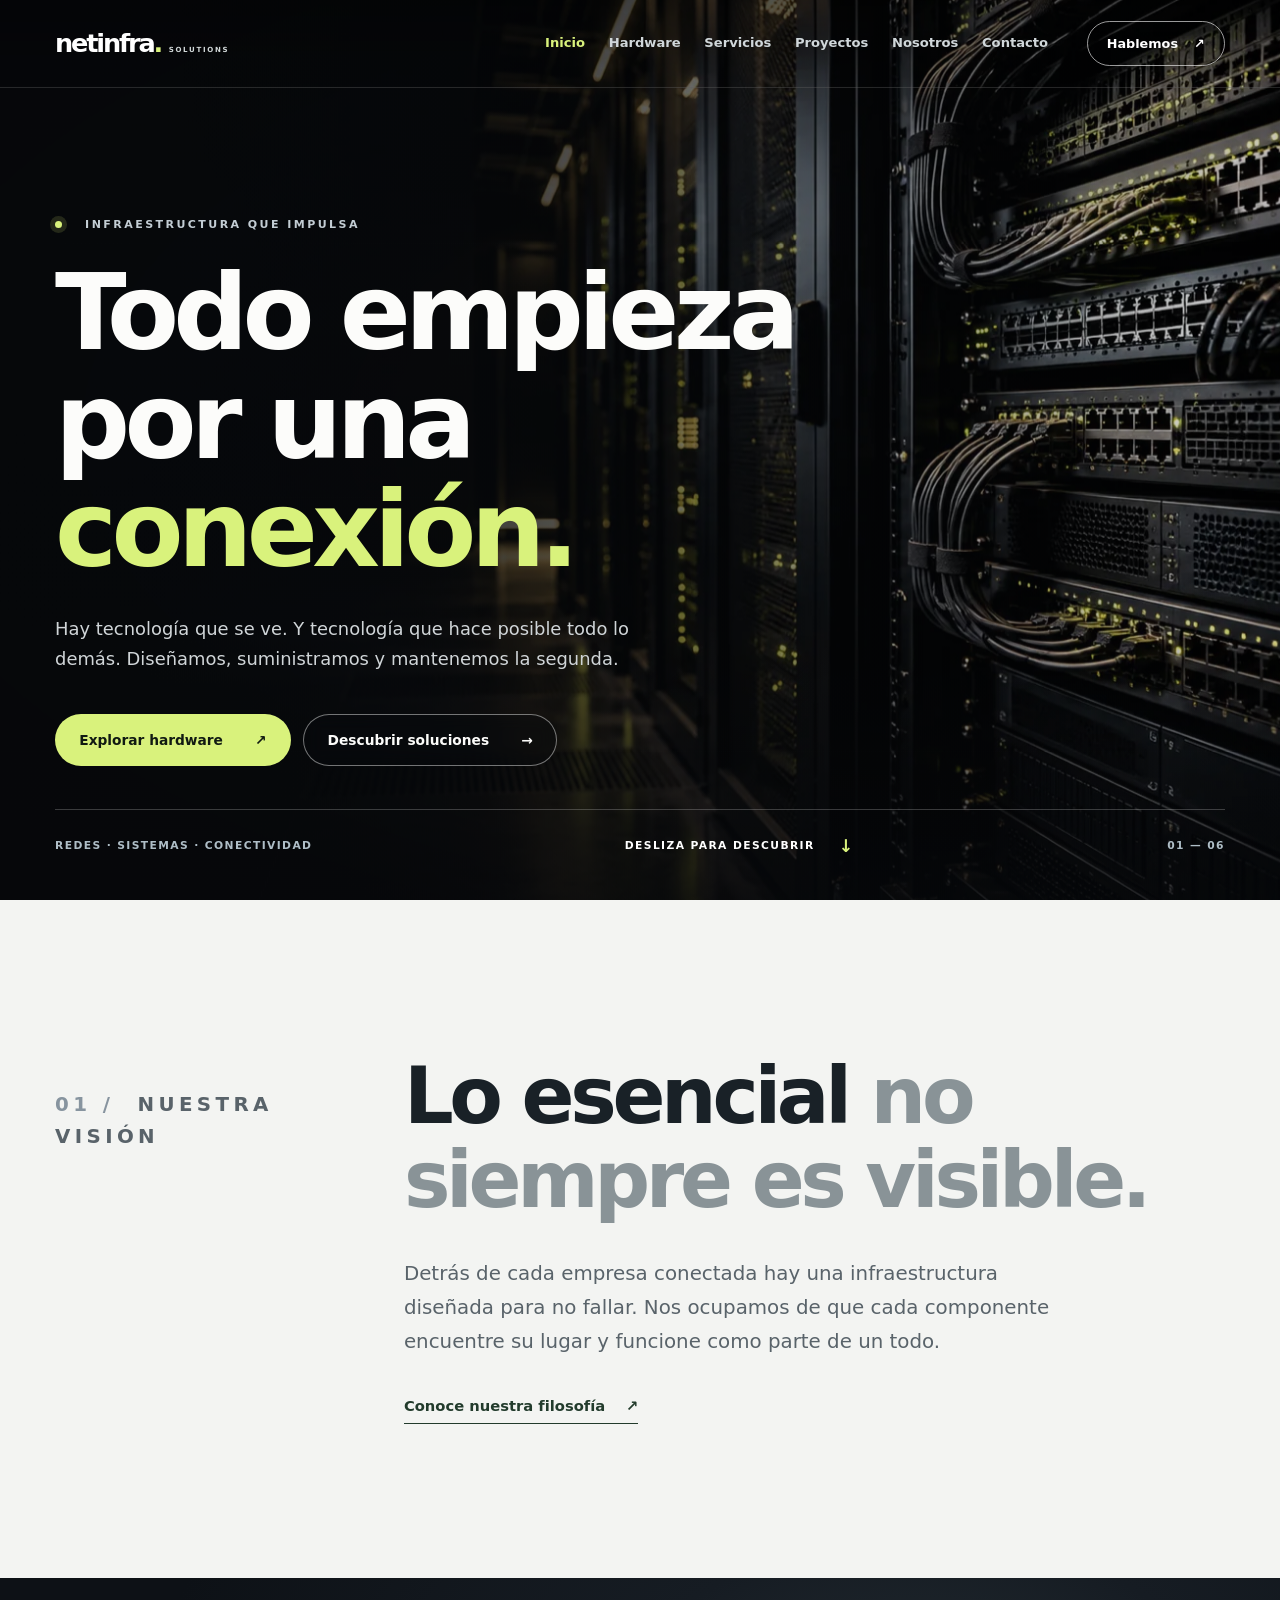
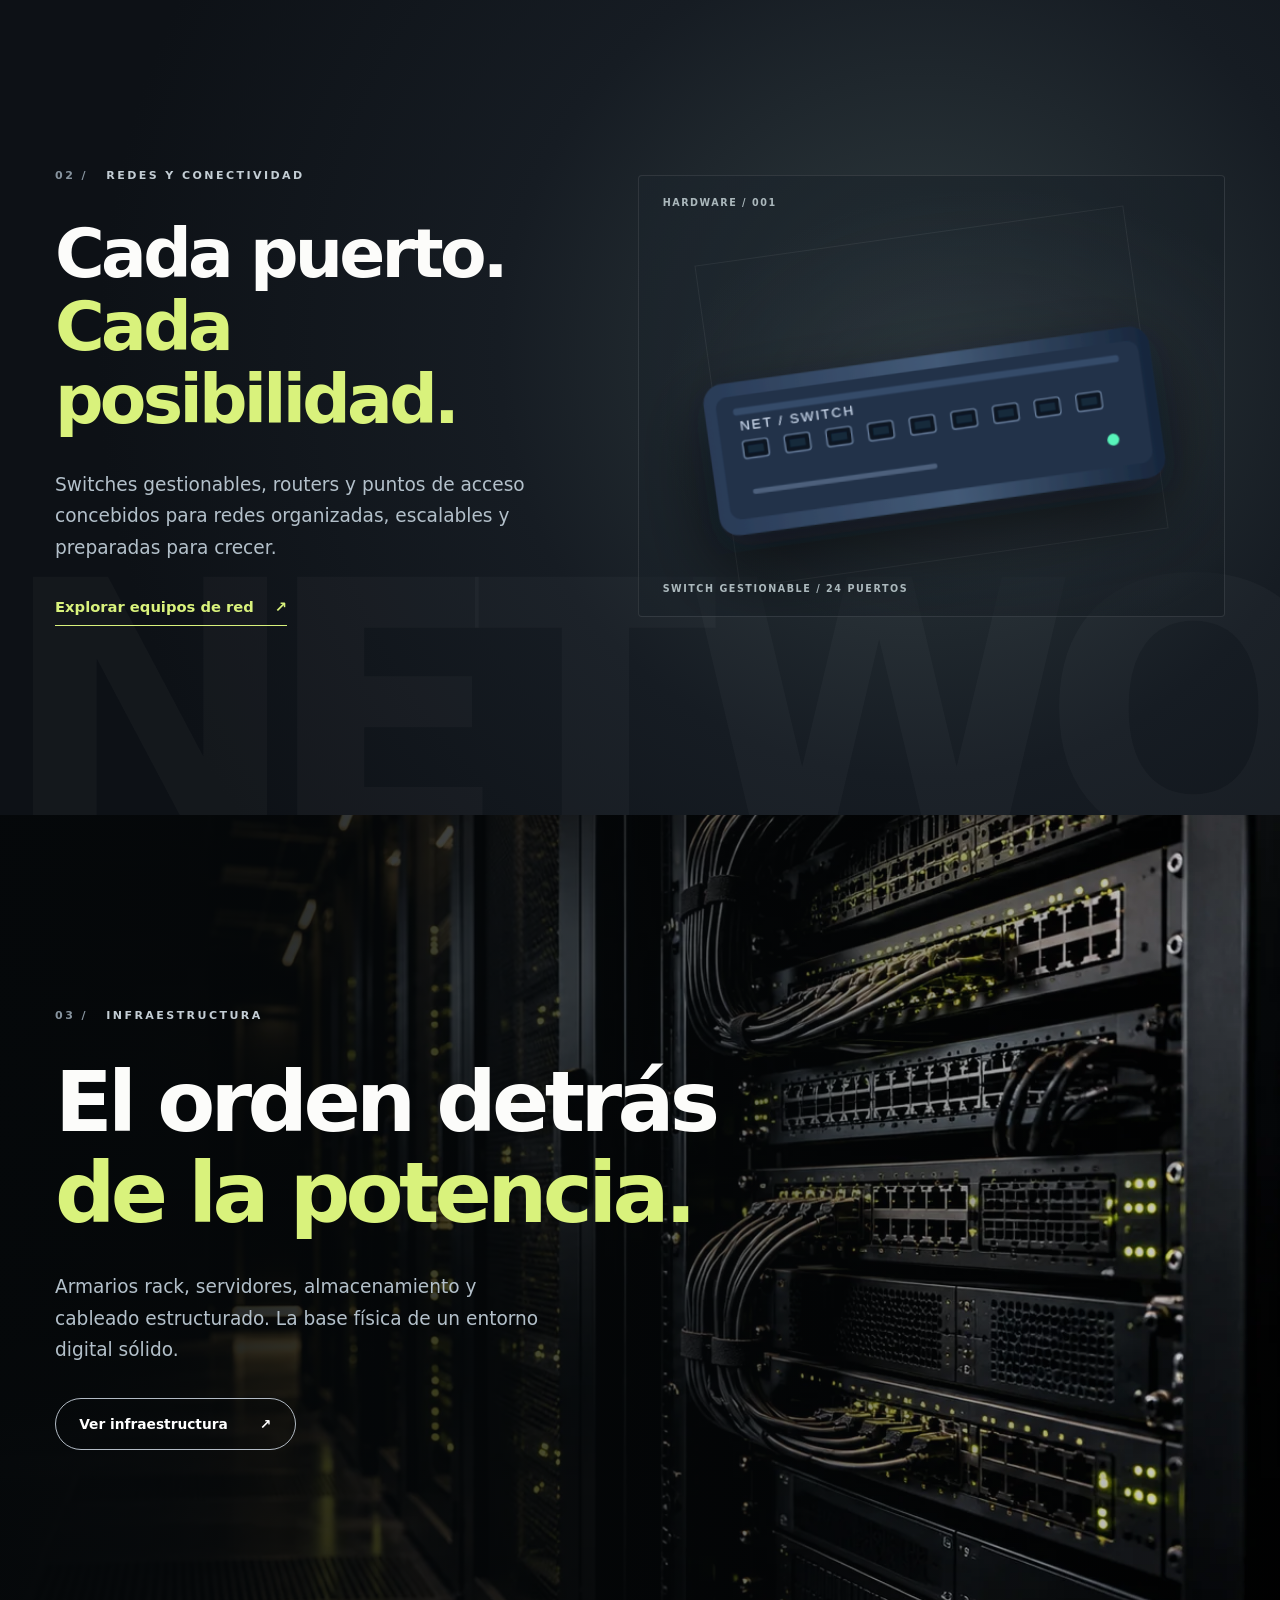
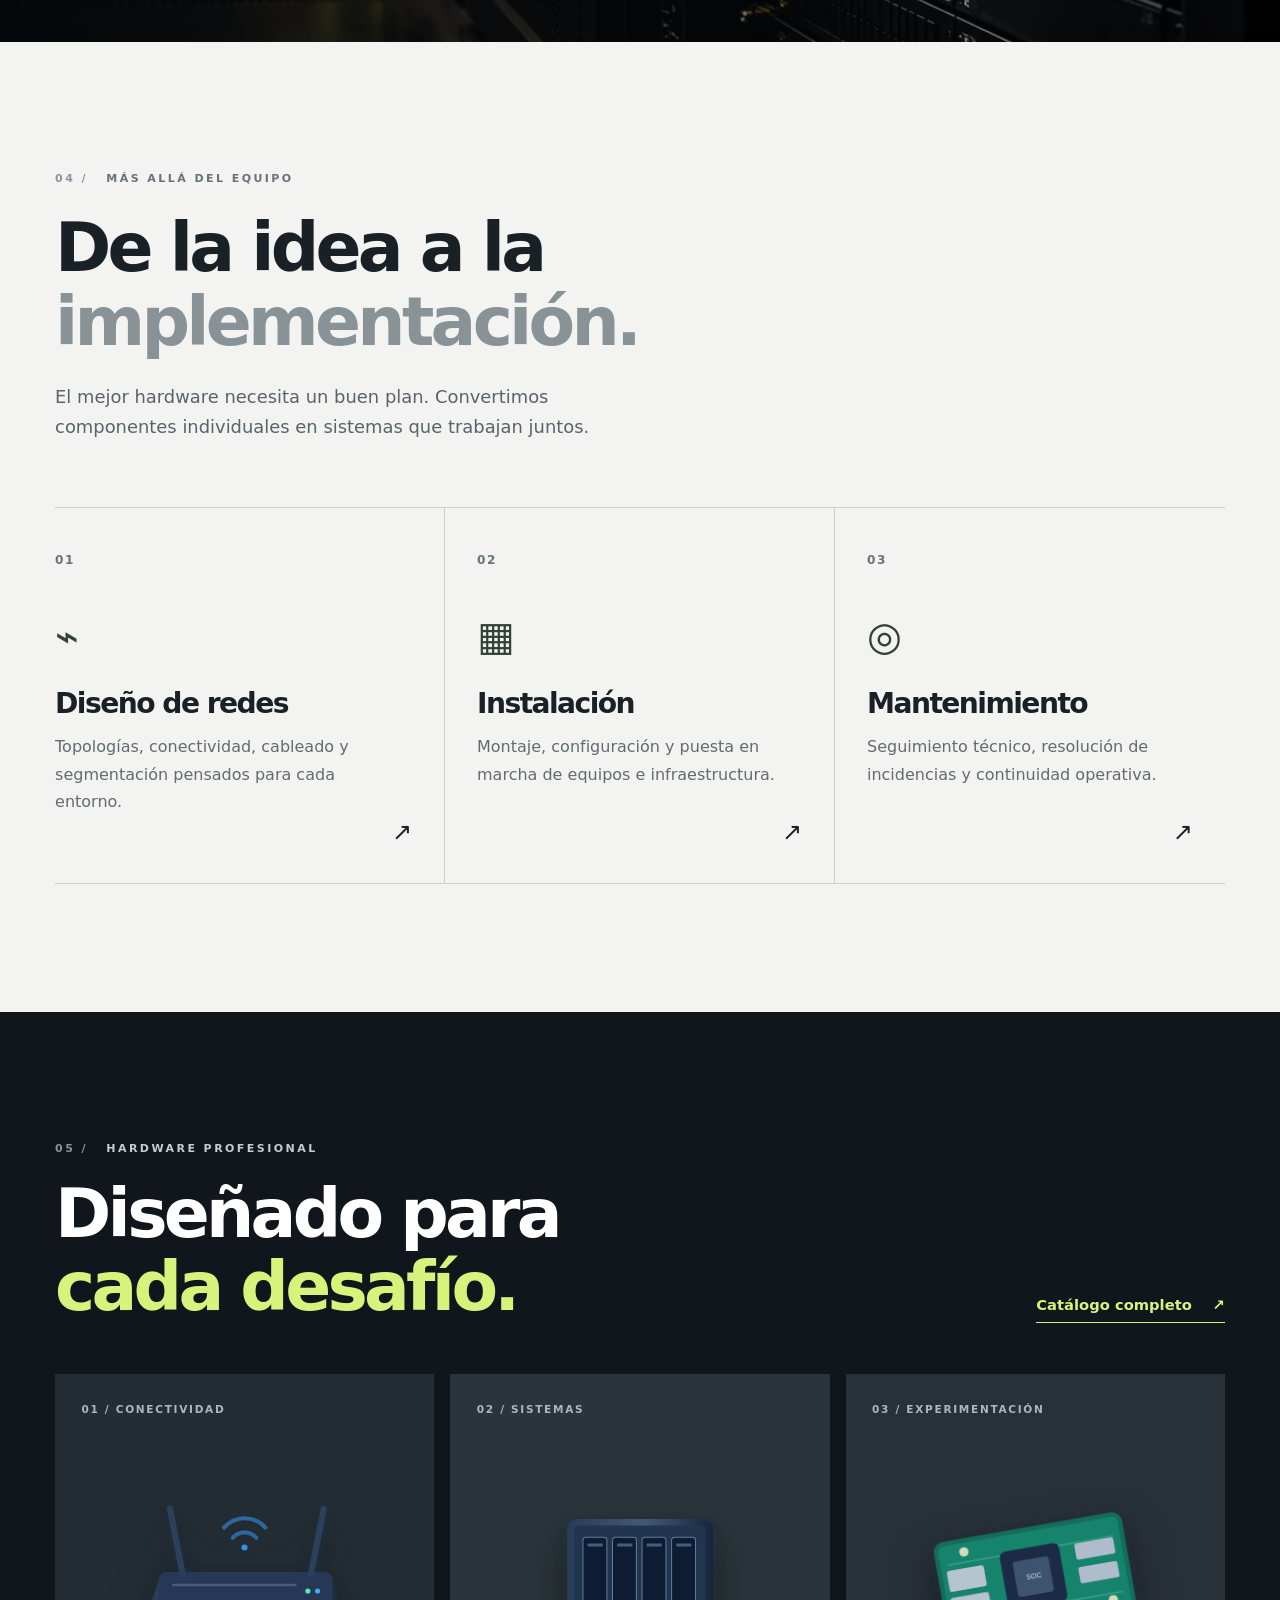
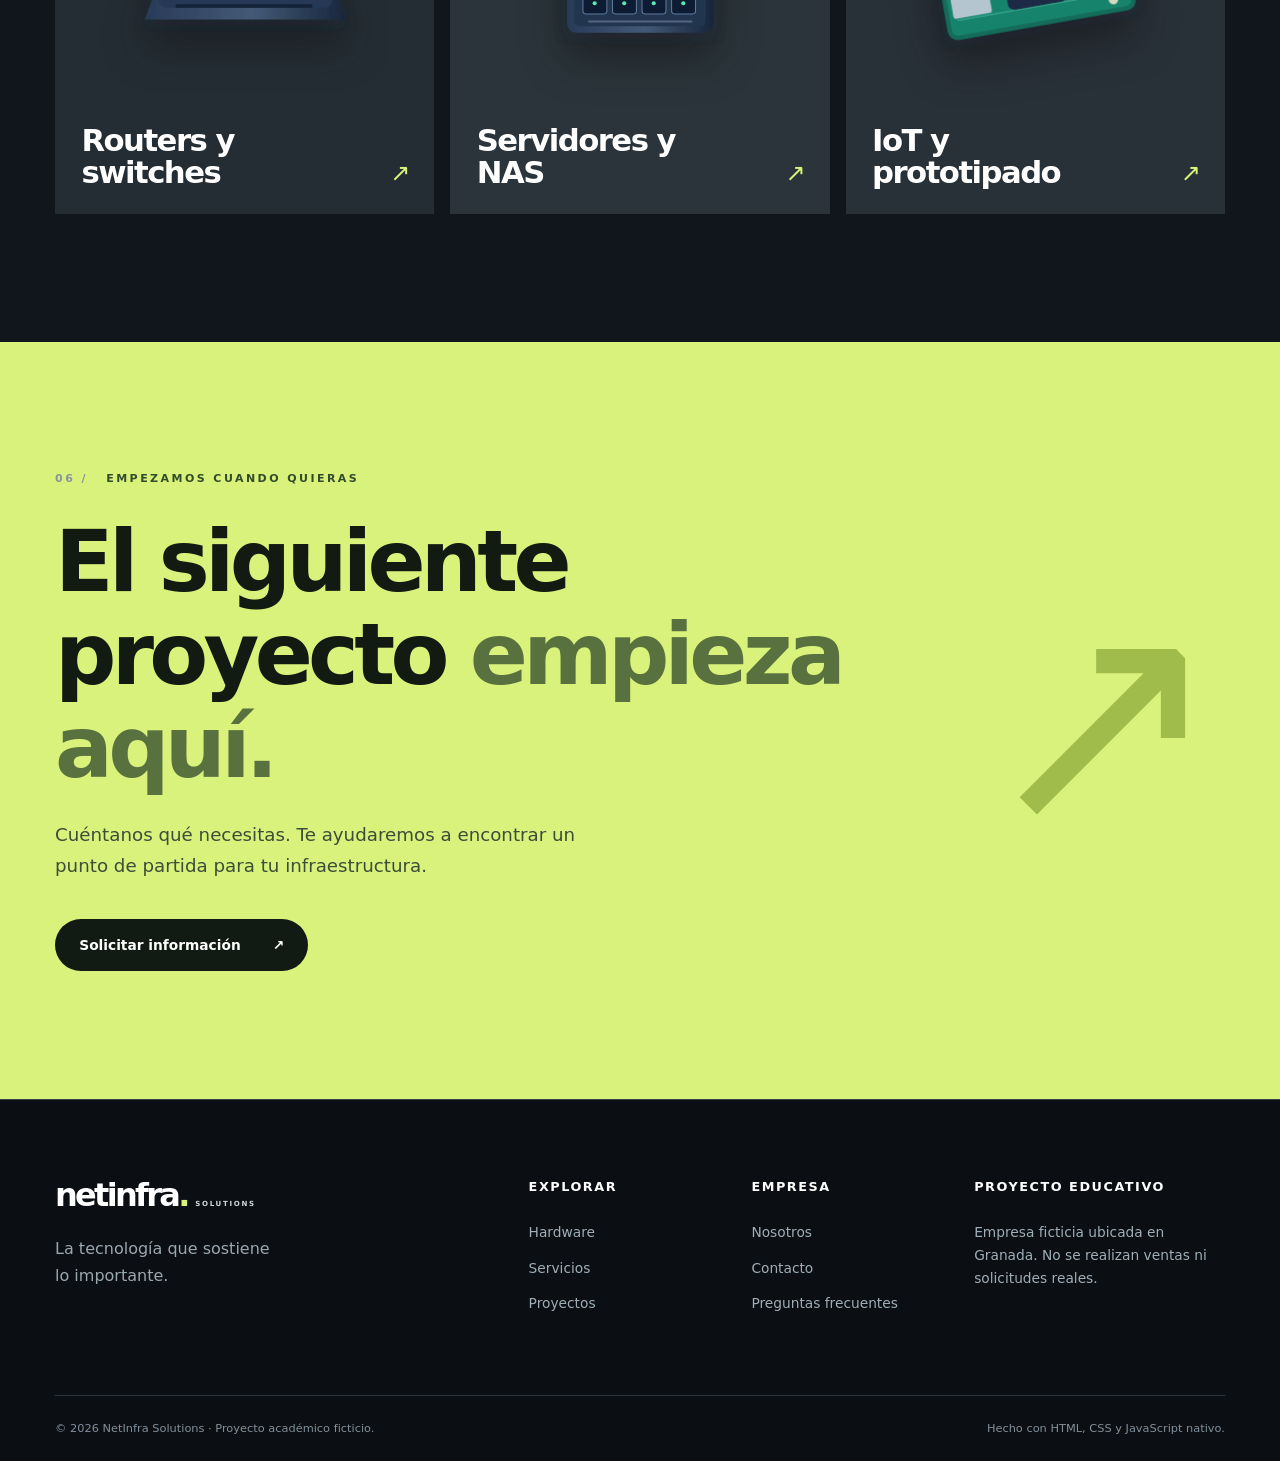
<file: index.html>
<!doctype html>
<html lang="es"><head>
<meta charset="utf-8"><meta name="viewport" content="width=device-width,initial-scale=1">
<meta name="theme-color" content="#0b0e12">
<meta name="description" content="Infraestructura informática, redes, hardware profesional y servicios IT.">
<title>Inicio | NetInfra Solutions</title>
<link rel="icon" type="image/svg+xml" href="assets/img/favicon.svg">
<link rel="preload" href="assets/img/datacenter-hero.webp" as="image" fetchpriority="high">
<link rel="stylesheet" href="assets/css/styles.css">
</head><body><a class="skip-link" href="#contenido">Saltar al contenido</a>
<header class="site-header"><div class="shell header-inner">
<a class="brand" href="index.html" aria-label="NetInfra Solutions, inicio">netinfra<span>.</span><small>SOLUTIONS</small></a>
<nav class="desktop-nav" aria-label="Navegación principal"><a href="index.html" aria-current="page">Inicio</a><a href="catalogo.html">Hardware</a><a href="servicios.html">Servicios</a><a href="proyectos.html">Proyectos</a><a href="nosotros.html">Nosotros</a><a href="contacto.html">Contacto</a></nav>
<a class="header-contact" href="contacto.html">Hablemos <span aria-hidden="true">↗</span></a>
<button type="button" class="menu-trigger" popovertarget="mobile-menu" aria-label="Abrir menú de navegación" aria-controls="mobile-menu"><span></span><span></span><span></span></button>
</div>
<nav id="mobile-menu" class="mobile-menu" popover="auto" aria-label="Navegación móvil"><a href="index.html" aria-current="page">Inicio</a><a href="catalogo.html">Hardware</a><a href="servicios.html">Servicios</a><a href="proyectos.html">Proyectos</a><a href="nosotros.html">Nosotros</a><a href="contacto.html">Contacto</a><span class="mobile-note">INFRAESTRUCTURA / CONECTIVIDAD / SISTEMAS</span></nav>
</header><main id="contenido">
<section class="hero-home" aria-labelledby="hero-title"><div class="hero-media" aria-hidden="true"></div><div class="shell hero-main">
  <div class="hero-copy"><p class="overline light"><span class="signal"></span> INFRAESTRUCTURA QUE IMPULSA</p>
    <h1 id="hero-title">Todo empieza<br>por una <em>conexión.</em></h1>
    <p>Hay tecnología que se ve. Y tecnología que hace posible todo lo demás. Diseñamos, suministramos y mantenemos la segunda.</p>
    <div class="hero-actions"><a class="btn btn-accent" href="catalogo.html">Explorar hardware <span aria-hidden="true">↗</span></a><a class="btn btn-glass" href="servicios.html">Descubrir soluciones <span aria-hidden="true">→</span></a></div>
  </div>
  <div class="hero-foot"><span>REDES · SISTEMAS · CONECTIVIDAD</span><a href="#vision">DESLIZA PARA DESCUBRIR <span aria-hidden="true">↓</span></a><span>01 — 06</span></div>
</div></section>
<section class="manifesto" id="vision" aria-labelledby="vision-title"><div class="shell manifesto-grid"><div><p class="overline"><span class="section-index">01 /</span> NUESTRA VISIÓN</p></div><div><h2 id="vision-title">Lo esencial <span>no siempre es visible.</span></h2><p>Detrás de cada empresa conectada hay una infraestructura diseñada para no fallar. Nos ocupamos de que cada componente encuentre su lugar y funcione como parte de un todo.</p><a class="inline-link dark" href="nosotros.html">Conoce nuestra filosofía <span aria-hidden="true">↗</span></a></div></div></section>
<section class="feature-stage" aria-labelledby="redes-title"><div class="stage-grid shell"><div class="stage-copy"><p class="overline light"><span class="section-index">02 /</span> REDES Y CONECTIVIDAD</p><h2 id="redes-title">Cada puerto.<br><em>Cada posibilidad.</em></h2><p>Switches gestionables, routers y puntos de acceso concebidos para redes organizadas, escalables y preparadas para crecer.</p><a class="inline-link" href="catalogo.html?categoria=Redes">Explorar equipos de red <span aria-hidden="true">↗</span></a></div><div class="stage-art"><div class="product-display"><span class="device-overline">HARDWARE / 001</span><img src="assets/img/switch-cutout.svg" alt="Representación ilustrada de un switch de red profesional" width="640" height="440" loading="lazy"><span class="device-caption">SWITCH GESTIONABLE / 24 PUERTOS</span></div></div></div><span class="stage-watermark" aria-hidden="true">NETWORK</span></section>
<section class="photo-story" aria-labelledby="sistemas-title"><div class="photo-story-image" aria-hidden="true"></div><div class="shell photo-story-grid"><div class="photo-story-text"><p class="overline light"><span class="section-index">03 /</span> INFRAESTRUCTURA</p><h2 id="sistemas-title">El orden detrás <em>de la potencia.</em></h2><p>Armarios rack, servidores, almacenamiento y cableado estructurado. La base física de un entorno digital sólido.</p><a class="btn btn-outline" href="catalogo.html?categoria=Infraestructura">Ver infraestructura <span aria-hidden="true">↗</span></a></div></div></section>
<section class="capabilities" aria-labelledby="capacidades-title"><div class="shell"><div class="section-header"><p class="overline"><span class="section-index">04 /</span> MÁS ALLÁ DEL EQUIPO</p><h2 id="capacidades-title">De la idea a la <span>implementación.</span></h2><p>El mejor hardware necesita un buen plan. Convertimos componentes individuales en sistemas que trabajan juntos.</p></div><div class="capabilities-grid"><a href="servicios.html#redes" class="capability"><span class="cap-num">01</span><span class="cap-icon" aria-hidden="true">⌁</span><h3>Diseño de redes</h3><p>Topologías, conectividad, cableado y segmentación pensados para cada entorno.</p><span class="cap-arrow" aria-hidden="true">↗</span></a><a href="servicios.html#instalacion" class="capability"><span class="cap-num">02</span><span class="cap-icon" aria-hidden="true">▦</span><h3>Instalación</h3><p>Montaje, configuración y puesta en marcha de equipos e infraestructura.</p><span class="cap-arrow" aria-hidden="true">↗</span></a><a href="servicios.html#soporte" class="capability"><span class="cap-num">03</span><span class="cap-icon" aria-hidden="true">◎</span><h3>Mantenimiento</h3><p>Seguimiento técnico, resolución de incidencias y continuidad operativa.</p><span class="cap-arrow" aria-hidden="true">↗</span></a></div></div></section>
<section class="product-strip" aria-labelledby="familias-title"><div class="shell"><div class="strip-head"><div><p class="overline light"><span class="section-index">05 /</span> HARDWARE PROFESIONAL</p><h2 id="familias-title">Diseñado para <em>cada desafío.</em></h2></div><a class="inline-link" href="catalogo.html">Catálogo completo <span aria-hidden="true">↗</span></a></div><div class="family-grid"><a href="catalogo.html?categoria=Redes" class="family family-network"><span>01 / CONECTIVIDAD</span><img src="assets/img/router-cutout.svg" width="640" height="440" loading="lazy" alt="Ilustración de router profesional"><strong>Routers y switches</strong><i aria-hidden="true">↗</i></a><a href="catalogo.html?categoria=Almacenamiento" class="family family-storage"><span>02 / SISTEMAS</span><img src="assets/img/nas-cutout.svg" width="640" height="440" loading="lazy" alt="Ilustración de NAS"><strong>Servidores y NAS</strong><i aria-hidden="true">↗</i></a><a href="catalogo.html?categoria=IoT" class="family family-iot"><span>03 / EXPERIMENTACIÓN</span><img src="assets/img/rpi-cutout.svg" width="640" height="440" loading="lazy" alt="Ilustración de placa Raspberry Pi"><strong>IoT y prototipado</strong><i aria-hidden="true">↗</i></a></div></div></section>
<section class="final-cta" aria-labelledby="final-title"><div class="shell final-grid"><div><p class="overline light"><span class="section-index">06 /</span> EMPEZAMOS CUANDO QUIERAS</p><h2 id="final-title">El siguiente proyecto <em>empieza aquí.</em></h2><p>Cuéntanos qué necesitas. Te ayudaremos a encontrar un punto de partida para tu infraestructura.</p><a class="btn btn-accent" href="contacto.html">Solicitar información <span aria-hidden="true">↗</span></a></div><span class="final-ornament" aria-hidden="true">↗</span></div></section>
</main><footer class="footer"><div class="shell footer-top">
<div class="footer-intro"><a class="brand footer-brand" href="index.html">netinfra<span>.</span><small>SOLUTIONS</small></a><p>La tecnología que sostiene lo importante.</p></div>
<div class="footer-col"><h2>Explorar</h2><a href="catalogo.html">Hardware</a><a href="servicios.html">Servicios</a><a href="proyectos.html">Proyectos</a></div>
<div class="footer-col"><h2>Empresa</h2><a href="nosotros.html">Nosotros</a><a href="contacto.html">Contacto</a><a href="contacto.html#faq">Preguntas frecuentes</a></div>
<div class="footer-col"><h2>Proyecto educativo</h2><p>Empresa ficticia ubicada en Granada. No se realizan ventas ni solicitudes reales.</p></div>
</div><div class="shell footer-bottom"><span>© 2026 NetInfra Solutions · Proyecto académico ficticio.</span><span>Hecho con HTML, CSS y JavaScript nativo.</span></div></footer></body></html>
</file>
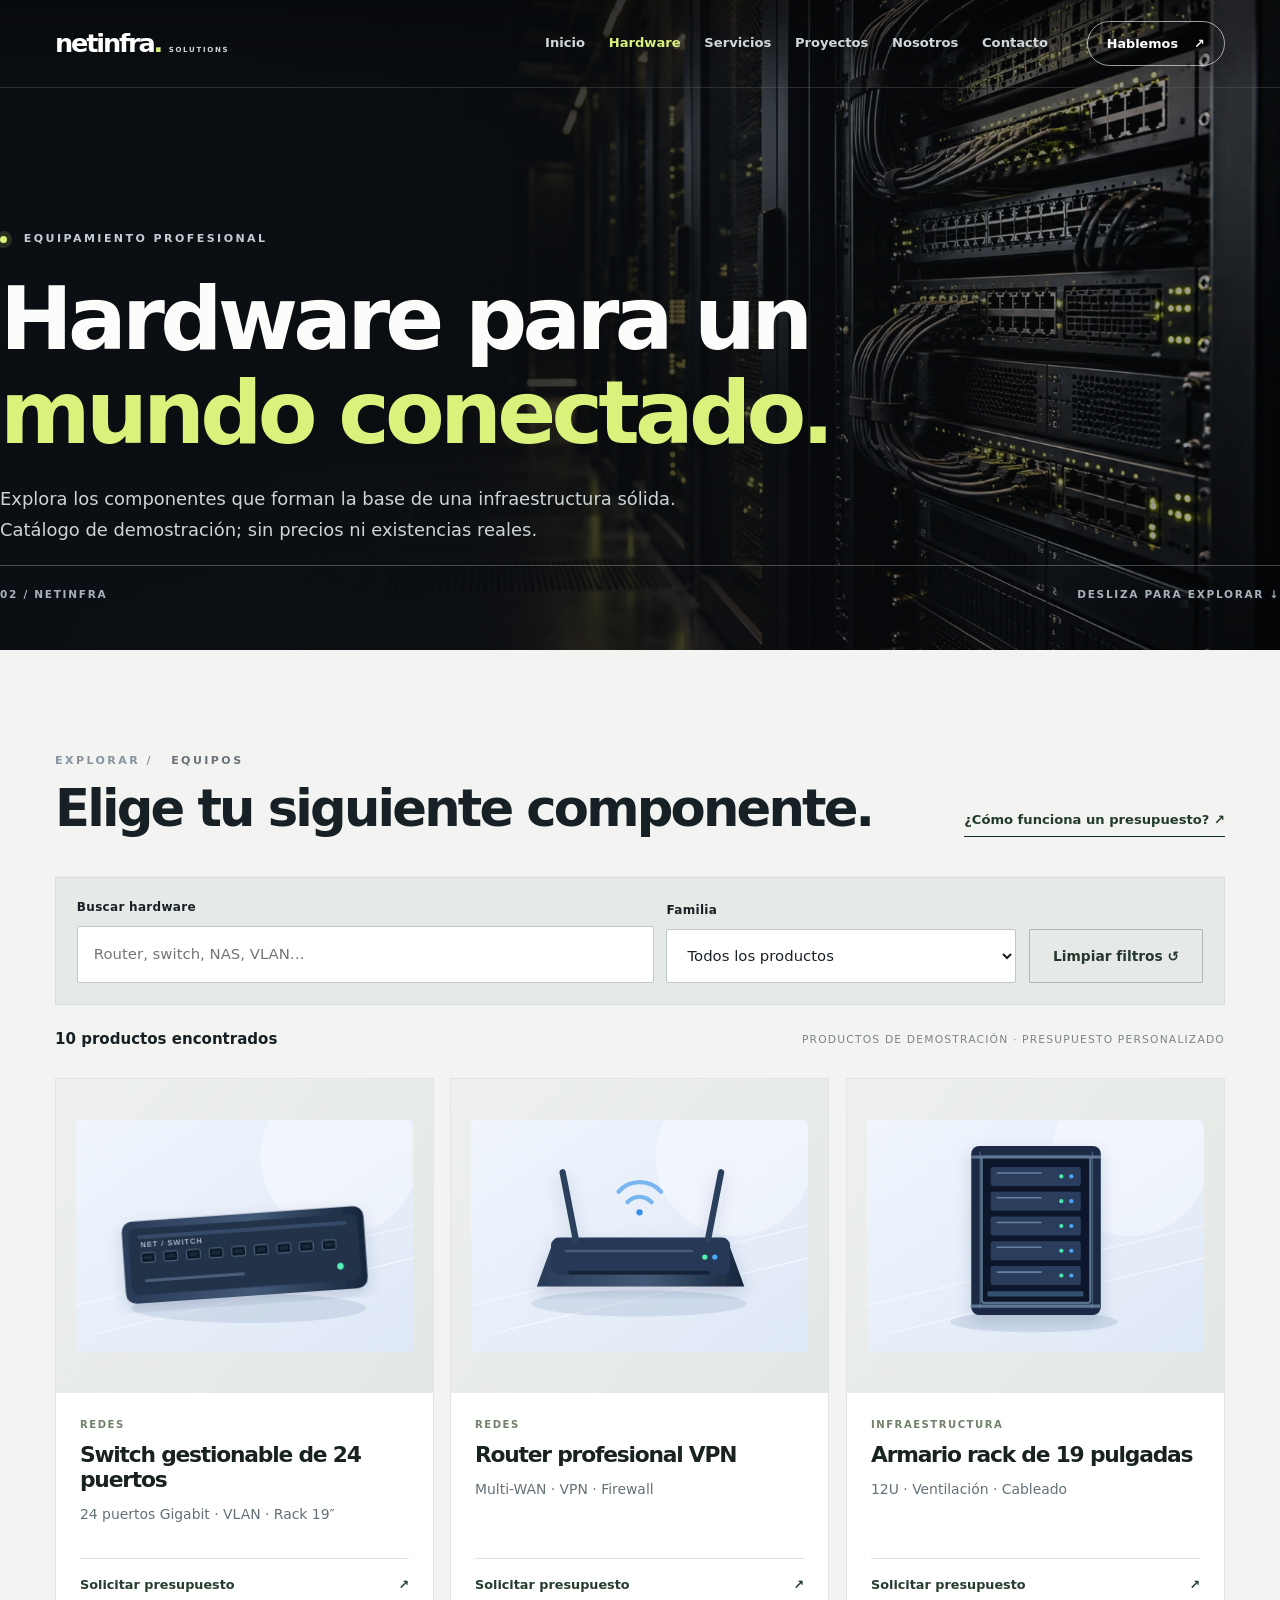
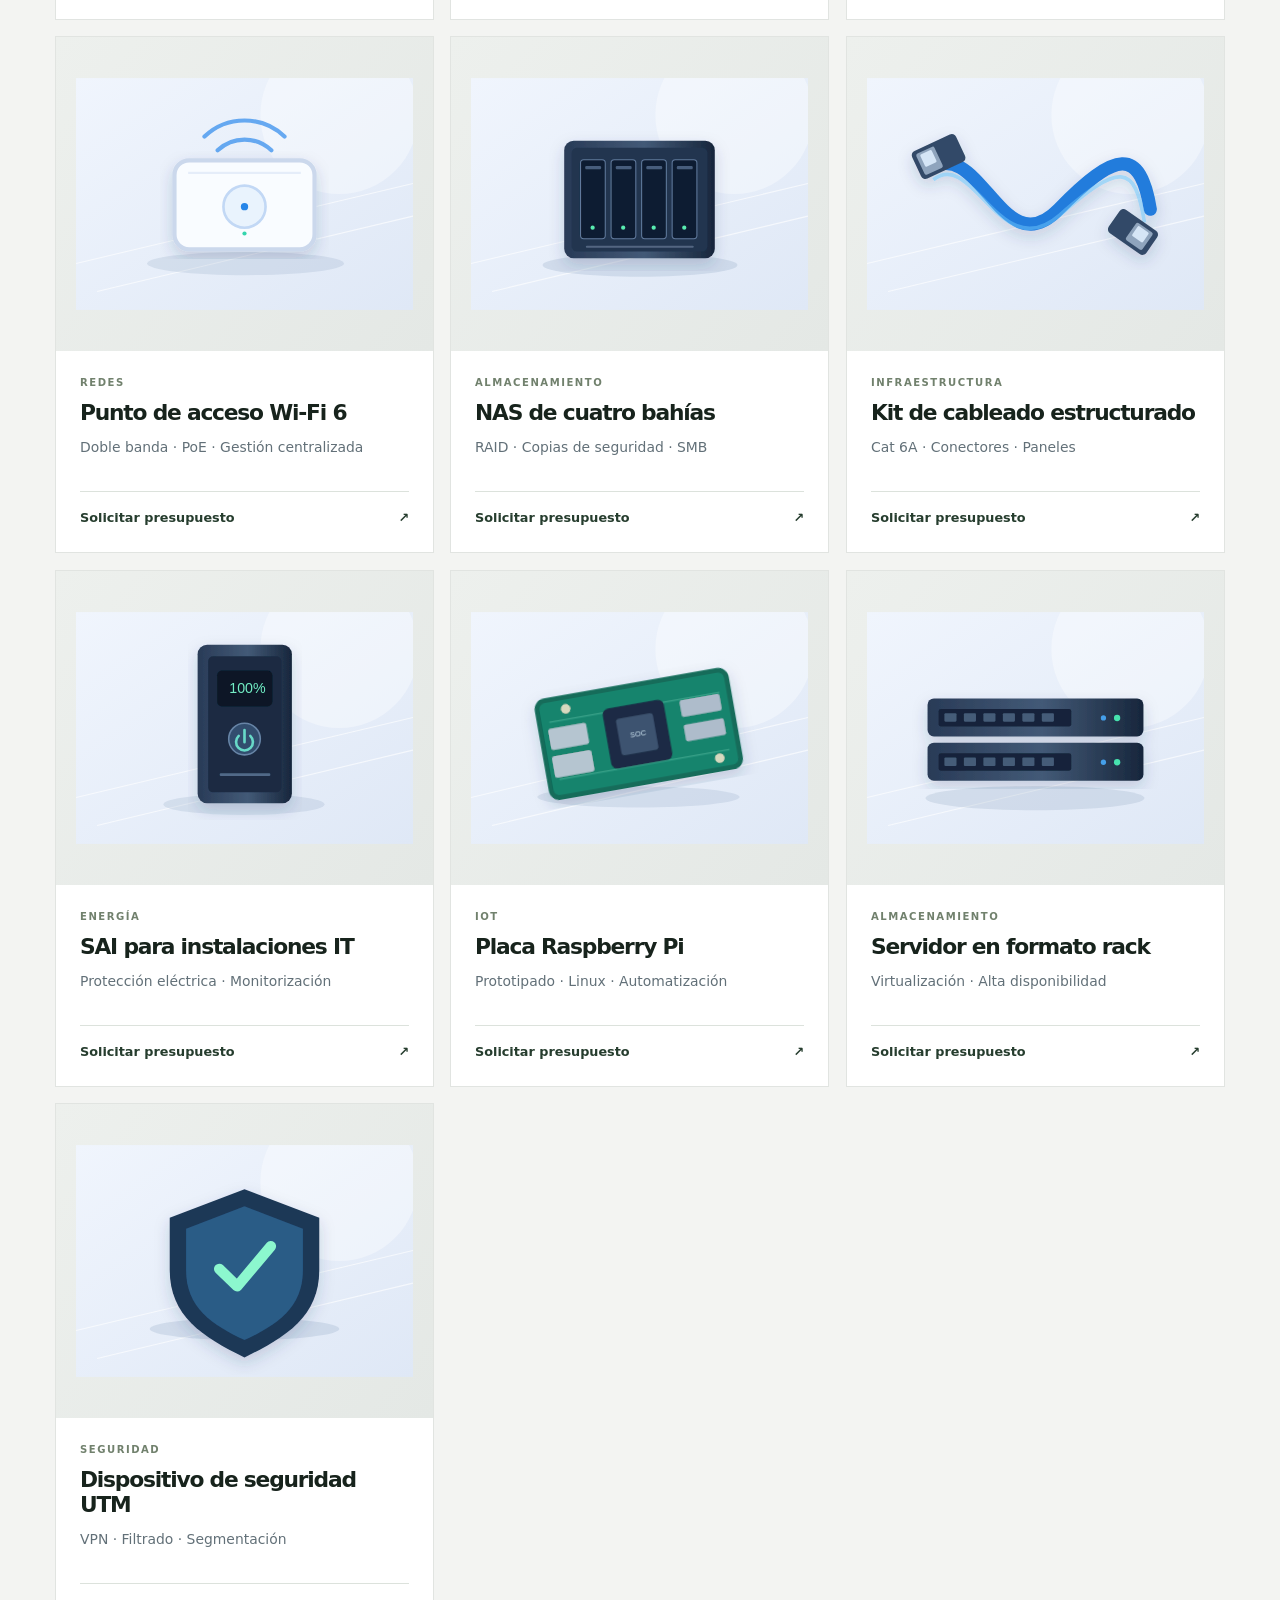
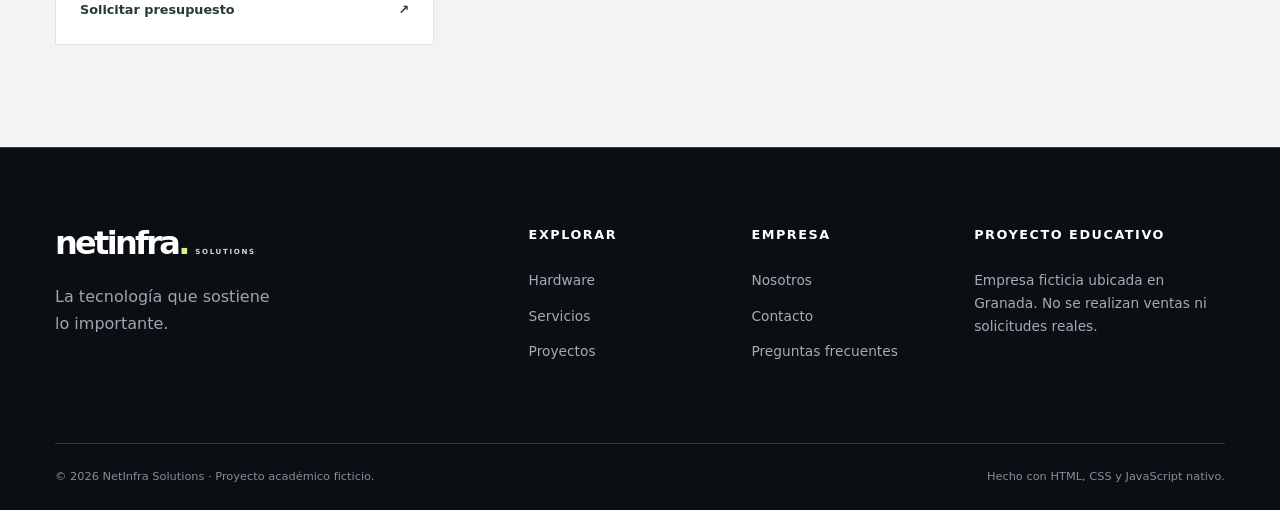
<file: catalogo.html>
<!doctype html>
<html lang="es"><head>
<meta charset="utf-8"><meta name="viewport" content="width=device-width,initial-scale=1">
<meta name="theme-color" content="#0b0e12">
<meta name="description" content="Catálogo de routers, switches, racks, NAS, SAI y equipos profesionales.">
<title>Hardware | NetInfra Solutions</title>
<link rel="icon" type="image/svg+xml" href="assets/img/favicon.svg">
<link rel="preload" href="assets/img/datacenter-hero.webp" as="image" fetchpriority="high">
<link rel="stylesheet" href="assets/css/styles.css">
</head><body><a class="skip-link" href="#contenido">Saltar al contenido</a>
<header class="site-header"><div class="shell header-inner">
<a class="brand" href="index.html" aria-label="NetInfra Solutions, inicio">netinfra<span>.</span><small>SOLUTIONS</small></a>
<nav class="desktop-nav" aria-label="Navegación principal"><a href="index.html">Inicio</a><a href="catalogo.html" aria-current="page">Hardware</a><a href="servicios.html">Servicios</a><a href="proyectos.html">Proyectos</a><a href="nosotros.html">Nosotros</a><a href="contacto.html">Contacto</a></nav>
<a class="header-contact" href="contacto.html">Hablemos <span aria-hidden="true">↗</span></a>
<button type="button" class="menu-trigger" popovertarget="mobile-menu" aria-label="Abrir menú de navegación" aria-controls="mobile-menu"><span></span><span></span><span></span></button>
</div>
<nav id="mobile-menu" class="mobile-menu" popover="auto" aria-label="Navegación móvil"><a href="index.html">Inicio</a><a href="catalogo.html" aria-current="page">Hardware</a><a href="servicios.html">Servicios</a><a href="proyectos.html">Proyectos</a><a href="nosotros.html">Nosotros</a><a href="contacto.html">Contacto</a><span class="mobile-note">INFRAESTRUCTURA / CONECTIVIDAD / SISTEMAS</span></nav>
</header><main id="contenido"><section class="inner-hero inner-hero-catalog"><div class="inner-hero-bg" aria-hidden="true"></div><div class="shell inner-hero-content">
<p class="overline light"><span class="signal"></span>EQUIPAMIENTO PROFESIONAL</p><h1>Hardware para un<br><em>mundo conectado.</em></h1><p class="inner-lead">Explora los componentes que forman la base de una infraestructura sólida. Catálogo de demostración; sin precios ni existencias reales.</p>
<div class="hero-index"><span>02 / NETINFRA</span><span>DESLIZA PARA EXPLORAR ↓</span></div>
</div></section>
<section class="catalog-section" aria-labelledby="catalog-title"><div class="shell">
<div class="catalog-heading"><div><p class="overline"><span class="section-index">EXPLORAR /</span> EQUIPOS</p><h2 id="catalog-title">Elige tu siguiente componente.</h2></div><button type="button" class="text-button" commandfor="catalog-help" command="show-modal">¿Cómo funciona un presupuesto? ↗</button></div>
<search><form class="filter-bar" id="catalog-filters" role="search" autocomplete="off"><div class="form-field filter-search"><label for="query">Buscar hardware</label><input type="search" id="query" name="q" placeholder="Router, switch, NAS, VLAN…" enterkeyhint="search"></div><div class="form-field filter-select"><label for="category">Familia</label><select id="category" name="categoria"><option value="">Todos los productos</option><option>Redes</option><option>Infraestructura</option><option>Almacenamiento</option><option>Energía</option><option>IoT</option><option>Seguridad</option></select></div><button class="btn btn-reset" type="reset">Limpiar filtros ↺</button></form></search>
<div class="results-row"><p id="results-count" role="status" aria-live="polite">10 productos disponibles</p><p>PRODUCTOS DE DEMOSTRACIÓN · PRESUPUESTO PERSONALIZADO</p></div>
<div class="product-grid" id="product-grid"><article class="product-card" data-category="Redes" data-search="switch gestionable de 24 puertos 24 puertos gigabit · vlan · rack 19″ switches,redes,ethernet,vlan,gigabit,24 puertos">
<div class="product-card__figure"><img alt="Ilustración de switch gestionable de 24 puertos" height="440" loading="lazy" src="assets/img/switch.svg" width="640"/></div>
<div class="product-card__body"><span class="product-card__category">Redes</span><h2>Switch gestionable de 24 puertos</h2><p>24 puertos Gigabit · VLAN · Rack 19″</p><a class="product-card__link" href="contacto.html?producto=Switch%20gestionable%20de%2024%20puertos">Solicitar presupuesto <span aria-hidden="true">↗</span></a></div>
</article>
<article class="product-card" data-category="Redes" data-search="router profesional vpn multi-wan · vpn · firewall router,redes,vpn,multi-wan">
<div class="product-card__figure"><img alt="Ilustración de router profesional vpn" height="440" loading="lazy" src="assets/img/router.svg" width="640"/></div>
<div class="product-card__body"><span class="product-card__category">Redes</span><h2>Router profesional VPN</h2><p>Multi-WAN · VPN · Firewall</p><a class="product-card__link" href="contacto.html?producto=Router%20profesional%20VPN">Solicitar presupuesto <span aria-hidden="true">↗</span></a></div>
</article>
<article class="product-card" data-category="Infraestructura" data-search="armario rack de 19 pulgadas 12u · ventilación · cableado rack,armario,infraestructura,12u">
<div class="product-card__figure"><img alt="Ilustración de armario rack de 19 pulgadas" height="440" loading="lazy" src="assets/img/rack.svg" width="640"/></div>
<div class="product-card__body"><span class="product-card__category">Infraestructura</span><h2>Armario rack de 19 pulgadas</h2><p>12U · Ventilación · Cableado</p><a class="product-card__link" href="contacto.html?producto=Armario%20rack%20de%2019%20pulgadas">Solicitar presupuesto <span aria-hidden="true">↗</span></a></div>
</article>
<article class="product-card" data-category="Redes" data-search="punto de acceso wi-fi 6 doble banda · poe · gestión centralizada wifi,wi-fi,punto de acceso,poe,inalambrico">
<div class="product-card__figure"><img alt="Ilustración de punto de acceso wi-fi 6" height="440" loading="lazy" src="assets/img/wifi.svg" width="640"/></div>
<div class="product-card__body"><span class="product-card__category">Redes</span><h2>Punto de acceso Wi-Fi 6</h2><p>Doble banda · PoE · Gestión centralizada</p><a class="product-card__link" href="contacto.html?producto=Punto%20de%20acceso%20Wi-Fi%206">Solicitar presupuesto <span aria-hidden="true">↗</span></a></div>
</article>
<article class="product-card" data-category="Almacenamiento" data-search="nas de cuatro bahías raid · copias de seguridad · smb nas,almacenamiento,raid,servidor">
<div class="product-card__figure"><img alt="Ilustración de nas de cuatro bahías" height="440" loading="lazy" src="assets/img/nas.svg" width="640"/></div>
<div class="product-card__body"><span class="product-card__category">Almacenamiento</span><h2>NAS de cuatro bahías</h2><p>RAID · Copias de seguridad · SMB</p><a class="product-card__link" href="contacto.html?producto=NAS%20de%20cuatro%20bah%C3%ADas">Solicitar presupuesto <span aria-hidden="true">↗</span></a></div>
</article>
<article class="product-card" data-category="Infraestructura" data-search="kit de cableado estructurado cat 6a · conectores · paneles cable,cableado,cat 6a,ethernet,infraestructura">
<div class="product-card__figure"><img alt="Ilustración de kit de cableado estructurado" height="440" loading="lazy" src="assets/img/cables.svg" width="640"/></div>
<div class="product-card__body"><span class="product-card__category">Infraestructura</span><h2>Kit de cableado estructurado</h2><p>Cat 6A · Conectores · Paneles</p><a class="product-card__link" href="contacto.html?producto=Kit%20de%20cableado%20estructurado">Solicitar presupuesto <span aria-hidden="true">↗</span></a></div>
</article>
<article class="product-card" data-category="Energía" data-search="sai para instalaciones it protección eléctrica · monitorización sai,ups,alimentacion,energia">
<div class="product-card__figure"><img alt="Ilustración de sai para instalaciones it" height="440" loading="lazy" src="assets/img/ups.svg" width="640"/></div>
<div class="product-card__body"><span class="product-card__category">Energía</span><h2>SAI para instalaciones IT</h2><p>Protección eléctrica · Monitorización</p><a class="product-card__link" href="contacto.html?producto=SAI%20para%20instalaciones%20IT">Solicitar presupuesto <span aria-hidden="true">↗</span></a></div>
</article>
<article class="product-card" data-category="IoT" data-search="placa raspberry pi prototipado · linux · automatización raspberry pi,iot,placa,linux">
<div class="product-card__figure"><img alt="Ilustración de placa raspberry pi" height="440" loading="lazy" src="assets/img/rpi.svg" width="640"/></div>
<div class="product-card__body"><span class="product-card__category">IoT</span><h2>Placa Raspberry Pi</h2><p>Prototipado · Linux · Automatización</p><a class="product-card__link" href="contacto.html?producto=Placa%20Raspberry%20Pi">Solicitar presupuesto <span aria-hidden="true">↗</span></a></div>
</article>
<article class="product-card" data-category="Almacenamiento" data-search="servidor en formato rack virtualización · alta disponibilidad servidor,rack,virtualizacion,almacenamiento">
<div class="product-card__figure"><img alt="Ilustración de servidor en formato rack" height="440" loading="lazy" src="assets/img/server.svg" width="640"/></div>
<div class="product-card__body"><span class="product-card__category">Almacenamiento</span><h2>Servidor en formato rack</h2><p>Virtualización · Alta disponibilidad</p><a class="product-card__link" href="contacto.html?producto=Servidor%20en%20formato%20rack">Solicitar presupuesto <span aria-hidden="true">↗</span></a></div>
</article>
<article class="product-card" data-category="Seguridad" data-search="dispositivo de seguridad utm vpn · filtrado · segmentación firewall,seguridad,utm,vpn">
<div class="product-card__figure"><img alt="Ilustración de dispositivo de seguridad utm" height="440" loading="lazy" src="assets/img/firewall.svg" width="640"/></div>
<div class="product-card__body"><span class="product-card__category">Seguridad</span><h2>Dispositivo de seguridad UTM</h2><p>VPN · Filtrado · Segmentación</p><a class="product-card__link" href="contacto.html?producto=Dispositivo%20de%20seguridad%20UTM">Solicitar presupuesto <span aria-hidden="true">↗</span></a></div>
</article></div>
<div class="empty-state" id="empty-state" hidden><h2>No encontramos resultados.</h2><p>Prueba con otra búsqueda o elimina los filtros.</p><button class="btn btn-accent" id="reset-empty" type="button">Mostrar todos ↗</button></div>
</div></section>
<dialog class="site-dialog" id="catalog-help" aria-labelledby="help-title" closedby="any"><div class="dialog-content"><span class="overline">CATÁLOGO / B2B</span><h2 id="help-title">Una solución para cada proyecto.</h2><p>Elige un producto y utiliza la solicitud de presupuesto para describir tu necesidad. Esta web es una demostración académica: el formulario no envía ni almacena información.</p><form method="dialog"><button class="btn btn-accent" value="cerrar">Entendido ↗</button></form></div></dialog></main><footer class="footer"><div class="shell footer-top">
<div class="footer-intro"><a class="brand footer-brand" href="index.html">netinfra<span>.</span><small>SOLUTIONS</small></a><p>La tecnología que sostiene lo importante.</p></div>
<div class="footer-col"><h2>Explorar</h2><a href="catalogo.html">Hardware</a><a href="servicios.html">Servicios</a><a href="proyectos.html">Proyectos</a></div>
<div class="footer-col"><h2>Empresa</h2><a href="nosotros.html">Nosotros</a><a href="contacto.html">Contacto</a><a href="contacto.html#faq">Preguntas frecuentes</a></div>
<div class="footer-col"><h2>Proyecto educativo</h2><p>Empresa ficticia ubicada en Granada. No se realizan ventas ni solicitudes reales.</p></div>
</div><div class="shell footer-bottom"><span>© 2026 NetInfra Solutions · Proyecto académico ficticio.</span><span>Hecho con HTML, CSS y JavaScript nativo.</span></div></footer><script type="module" src="assets/js/catalogo.js"></script></body></html>
</file>
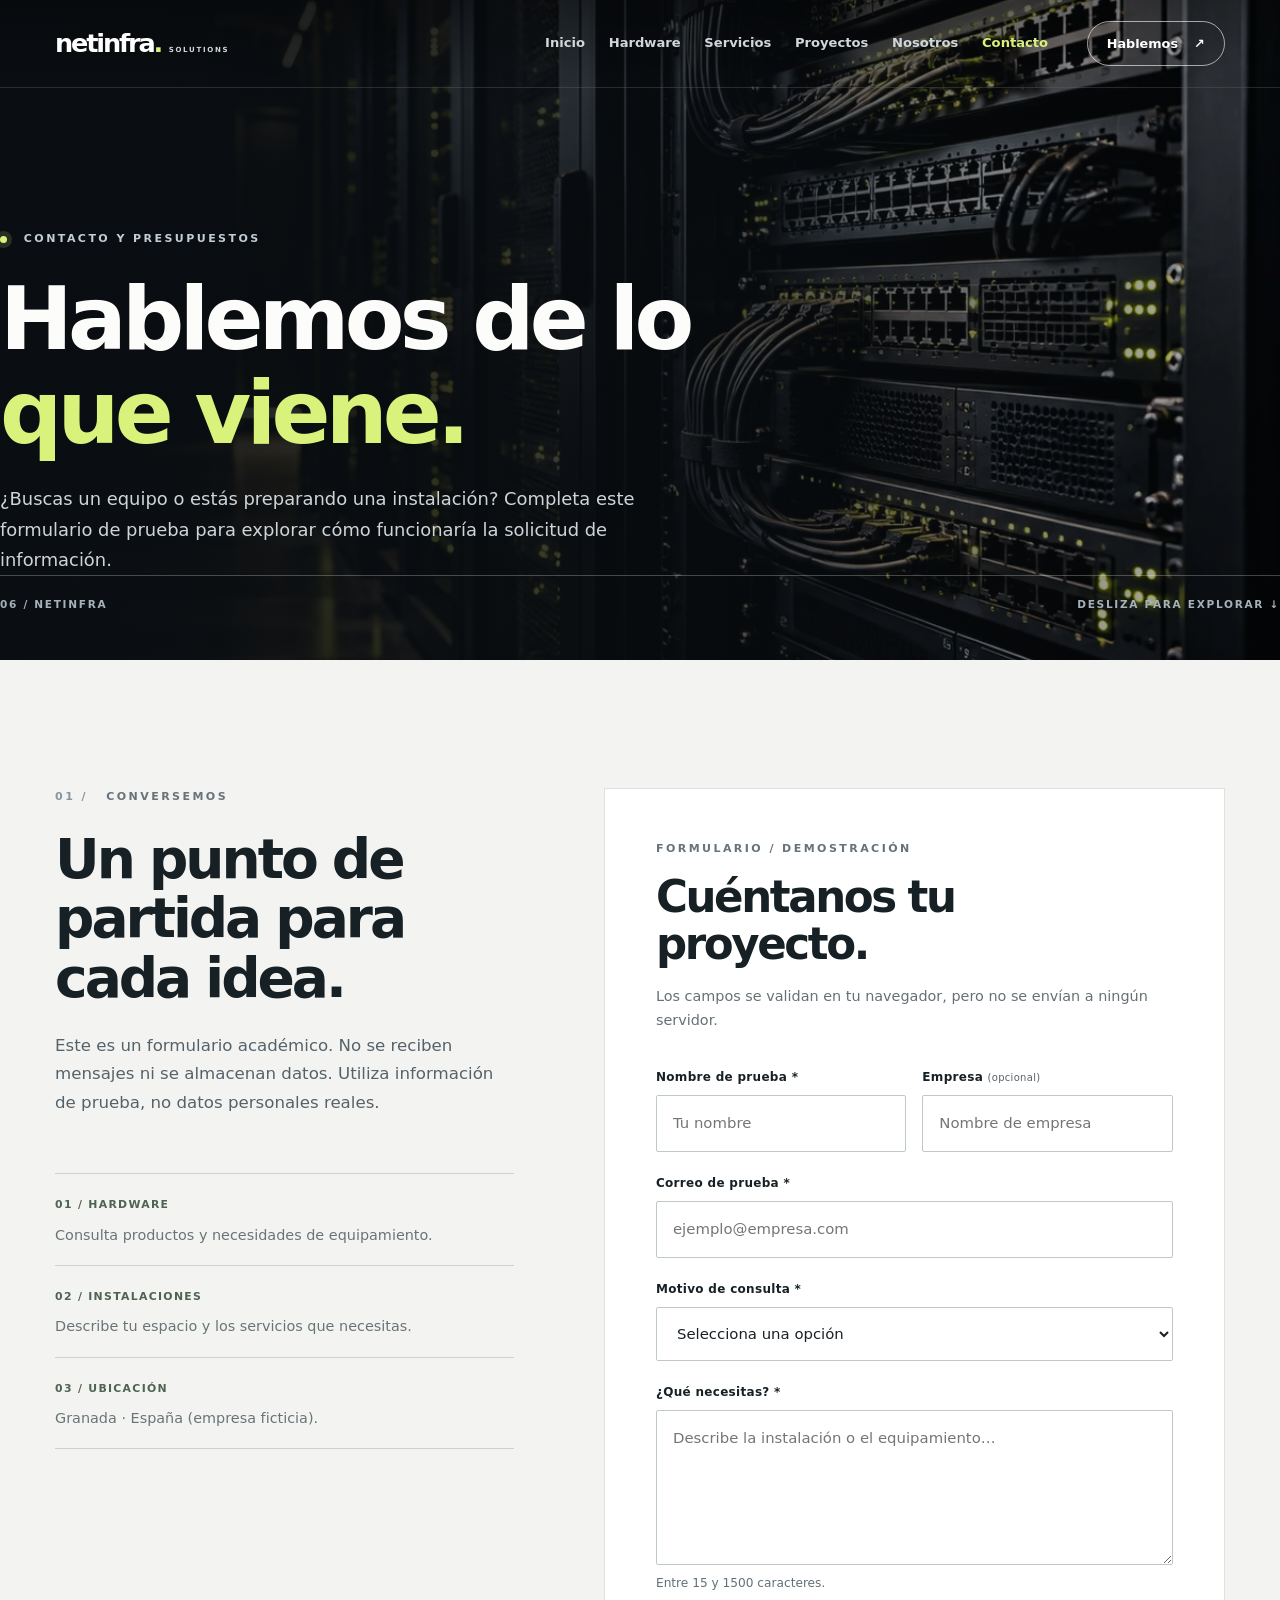
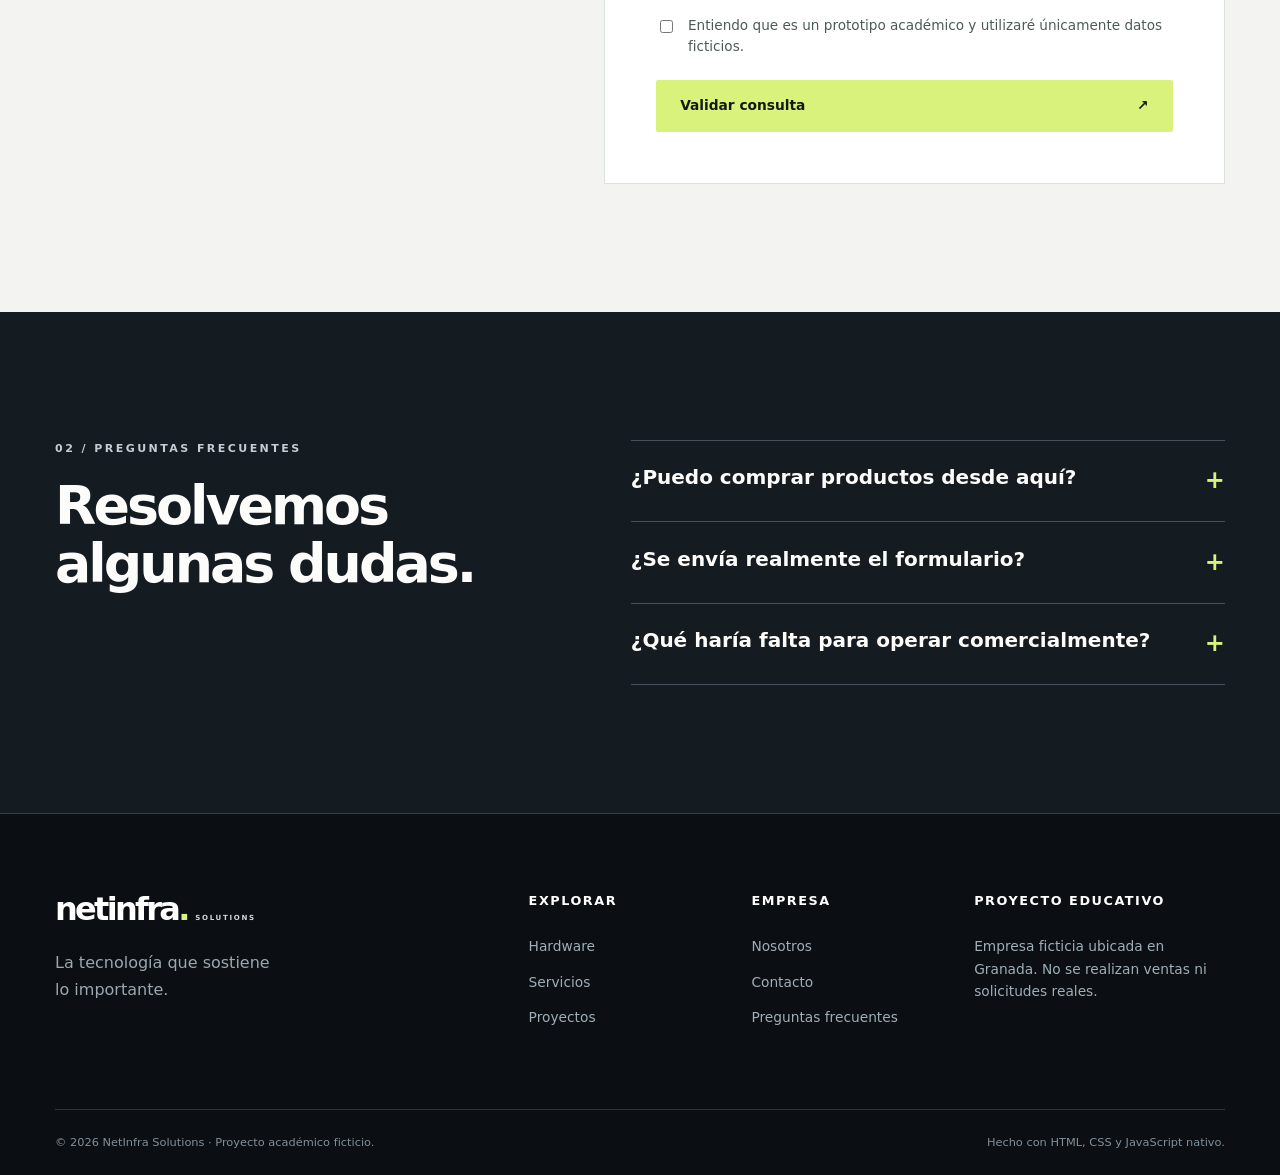
<file: contacto.html>
<!doctype html>
<html lang="es"><head>
<meta charset="utf-8"><meta name="viewport" content="width=device-width,initial-scale=1">
<meta name="theme-color" content="#0b0e12">
<meta name="description" content="Formulario de demostración para consultar hardware e instalaciones.">
<title>Contacto | NetInfra Solutions</title>
<link rel="icon" type="image/svg+xml" href="assets/img/favicon.svg">
<link rel="preload" href="assets/img/datacenter-hero.webp" as="image" fetchpriority="high">
<link rel="stylesheet" href="assets/css/styles.css">
</head><body><a class="skip-link" href="#contenido">Saltar al contenido</a>
<header class="site-header"><div class="shell header-inner">
<a class="brand" href="index.html" aria-label="NetInfra Solutions, inicio">netinfra<span>.</span><small>SOLUTIONS</small></a>
<nav class="desktop-nav" aria-label="Navegación principal"><a href="index.html">Inicio</a><a href="catalogo.html">Hardware</a><a href="servicios.html">Servicios</a><a href="proyectos.html">Proyectos</a><a href="nosotros.html">Nosotros</a><a href="contacto.html" aria-current="page">Contacto</a></nav>
<a class="header-contact" href="contacto.html">Hablemos <span aria-hidden="true">↗</span></a>
<button type="button" class="menu-trigger" popovertarget="mobile-menu" aria-label="Abrir menú de navegación" aria-controls="mobile-menu"><span></span><span></span><span></span></button>
</div>
<nav id="mobile-menu" class="mobile-menu" popover="auto" aria-label="Navegación móvil"><a href="index.html">Inicio</a><a href="catalogo.html">Hardware</a><a href="servicios.html">Servicios</a><a href="proyectos.html">Proyectos</a><a href="nosotros.html">Nosotros</a><a href="contacto.html" aria-current="page">Contacto</a><span class="mobile-note">INFRAESTRUCTURA / CONECTIVIDAD / SISTEMAS</span></nav>
</header><main id="contenido"><section class="inner-hero inner-hero-contact"><div class="inner-hero-bg" aria-hidden="true"></div><div class="shell inner-hero-content">
<p class="overline light"><span class="signal"></span>CONTACTO Y PRESUPUESTOS</p><h1>Hablemos de lo<br><em>que viene.</em></h1><p class="inner-lead">¿Buscas un equipo o estás preparando una instalación? Completa este formulario de prueba para explorar cómo funcionaría la solicitud de información.</p>
<div class="hero-index"><span>06 / NETINFRA</span><span>DESLIZA PARA EXPLORAR ↓</span></div>
</div></section>
<section class="contact-section"><div class="shell contact-layout"><div class="contact-sidebar"><p class="overline"><span class="section-index">01 /</span> CONVERSEMOS</p><h2>Un punto de partida para cada idea.</h2><p>Este es un formulario académico. No se reciben mensajes ni se almacenan datos. Utiliza información de prueba, no datos personales reales.</p><div class="contact-notes"><div><span>01 / HARDWARE</span><p>Consulta productos y necesidades de equipamiento.</p></div><div><span>02 / INSTALACIONES</span><p>Describe tu espacio y los servicios que necesitas.</p></div><div><span>03 / UBICACIÓN</span><p>Granada · España (empresa ficticia).</p></div></div></div>
<div class="form-panel"><p class="overline">FORMULARIO / DEMOSTRACIÓN</p><h2>Cuéntanos tu proyecto.</h2><p>Los campos se validan en tu navegador, pero no se envían a ningún servidor.</p>
<form id="contact-form" action="#" method="post" autocomplete="off"><div class="form-pair"><div class="form-field"><label for="nombre">Nombre de prueba <span aria-hidden="true">*</span></label><input id="nombre" name="nombre" type="text" placeholder="Tu nombre" minlength="2" maxlength="70" required autocomplete="off"></div><div class="form-field"><label for="empresa">Empresa <small>(opcional)</small></label><input id="empresa" name="empresa" type="text" placeholder="Nombre de empresa" maxlength="90" autocomplete="off"></div></div>
<div class="form-field"><label for="email">Correo de prueba <span aria-hidden="true">*</span></label><input id="email" name="email" type="email" placeholder="ejemplo@empresa.com" maxlength="150" required autocomplete="off"></div>
<div class="form-field"><label for="tipo">Motivo de consulta <span aria-hidden="true">*</span></label><select id="tipo" name="tipo" required><option value="" selected disabled>Selecciona una opción</option><option value="Presupuesto de hardware">Presupuesto de hardware</option><option value="Instalación de redes">Instalación de redes</option><option value="Servidores y almacenamiento">Servidores y almacenamiento</option><option value="Soporte y mantenimiento">Soporte y mantenimiento</option><option value="Otra consulta">Otra consulta</option></select></div>
<div class="form-field"><label for="mensaje">¿Qué necesitas? <span aria-hidden="true">*</span></label><textarea id="mensaje" name="mensaje" rows="5" minlength="15" maxlength="1500" placeholder="Describe la instalación o el equipamiento…" required></textarea><small>Entre 15 y 1500 caracteres.</small></div>
<label class="consent"><input name="demo" type="checkbox" required><span>Entiendo que es un prototipo académico y utilizaré únicamente datos ficticios.</span></label>
<button class="btn btn-accent form-submit" type="submit">Validar consulta <span aria-hidden="true">↗</span></button>
<output class="form-output" id="form-output" role="status" aria-live="polite" hidden></output></form></div></div></section>
<section class="faq-section" id="faq"><div class="shell faq-layout"><div><p class="overline light">02 / PREGUNTAS FRECUENTES</p><h2>Resolvemos algunas dudas.</h2></div><div class="faq-stack"><details name="faq"><summary>¿Puedo comprar productos desde aquí?</summary><p>No. NetInfra es ficticia y el catálogo es demostrativo. No se realizan compras ni presupuestos reales.</p></details><details name="faq"><summary>¿Se envía realmente el formulario?</summary><p>No. El navegador valida los campos, pero ningún dato se envía ni se guarda.</p></details><details name="faq"><summary>¿Qué haría falta para operar comercialmente?</summary><p>Un backend seguro, gestión real de solicitudes, medidas anti-spam, infraestructura de alojamiento y documentación legal adaptada al servicio.</p></details></div></div></section></main><footer class="footer"><div class="shell footer-top">
<div class="footer-intro"><a class="brand footer-brand" href="index.html">netinfra<span>.</span><small>SOLUTIONS</small></a><p>La tecnología que sostiene lo importante.</p></div>
<div class="footer-col"><h2>Explorar</h2><a href="catalogo.html">Hardware</a><a href="servicios.html">Servicios</a><a href="proyectos.html">Proyectos</a></div>
<div class="footer-col"><h2>Empresa</h2><a href="nosotros.html">Nosotros</a><a href="contacto.html">Contacto</a><a href="contacto.html#faq">Preguntas frecuentes</a></div>
<div class="footer-col"><h2>Proyecto educativo</h2><p>Empresa ficticia ubicada en Granada. No se realizan ventas ni solicitudes reales.</p></div>
</div><div class="shell footer-bottom"><span>© 2026 NetInfra Solutions · Proyecto académico ficticio.</span><span>Hecho con HTML, CSS y JavaScript nativo.</span></div></footer><script type="module" src="assets/js/contacto.js"></script></body></html>
</file>
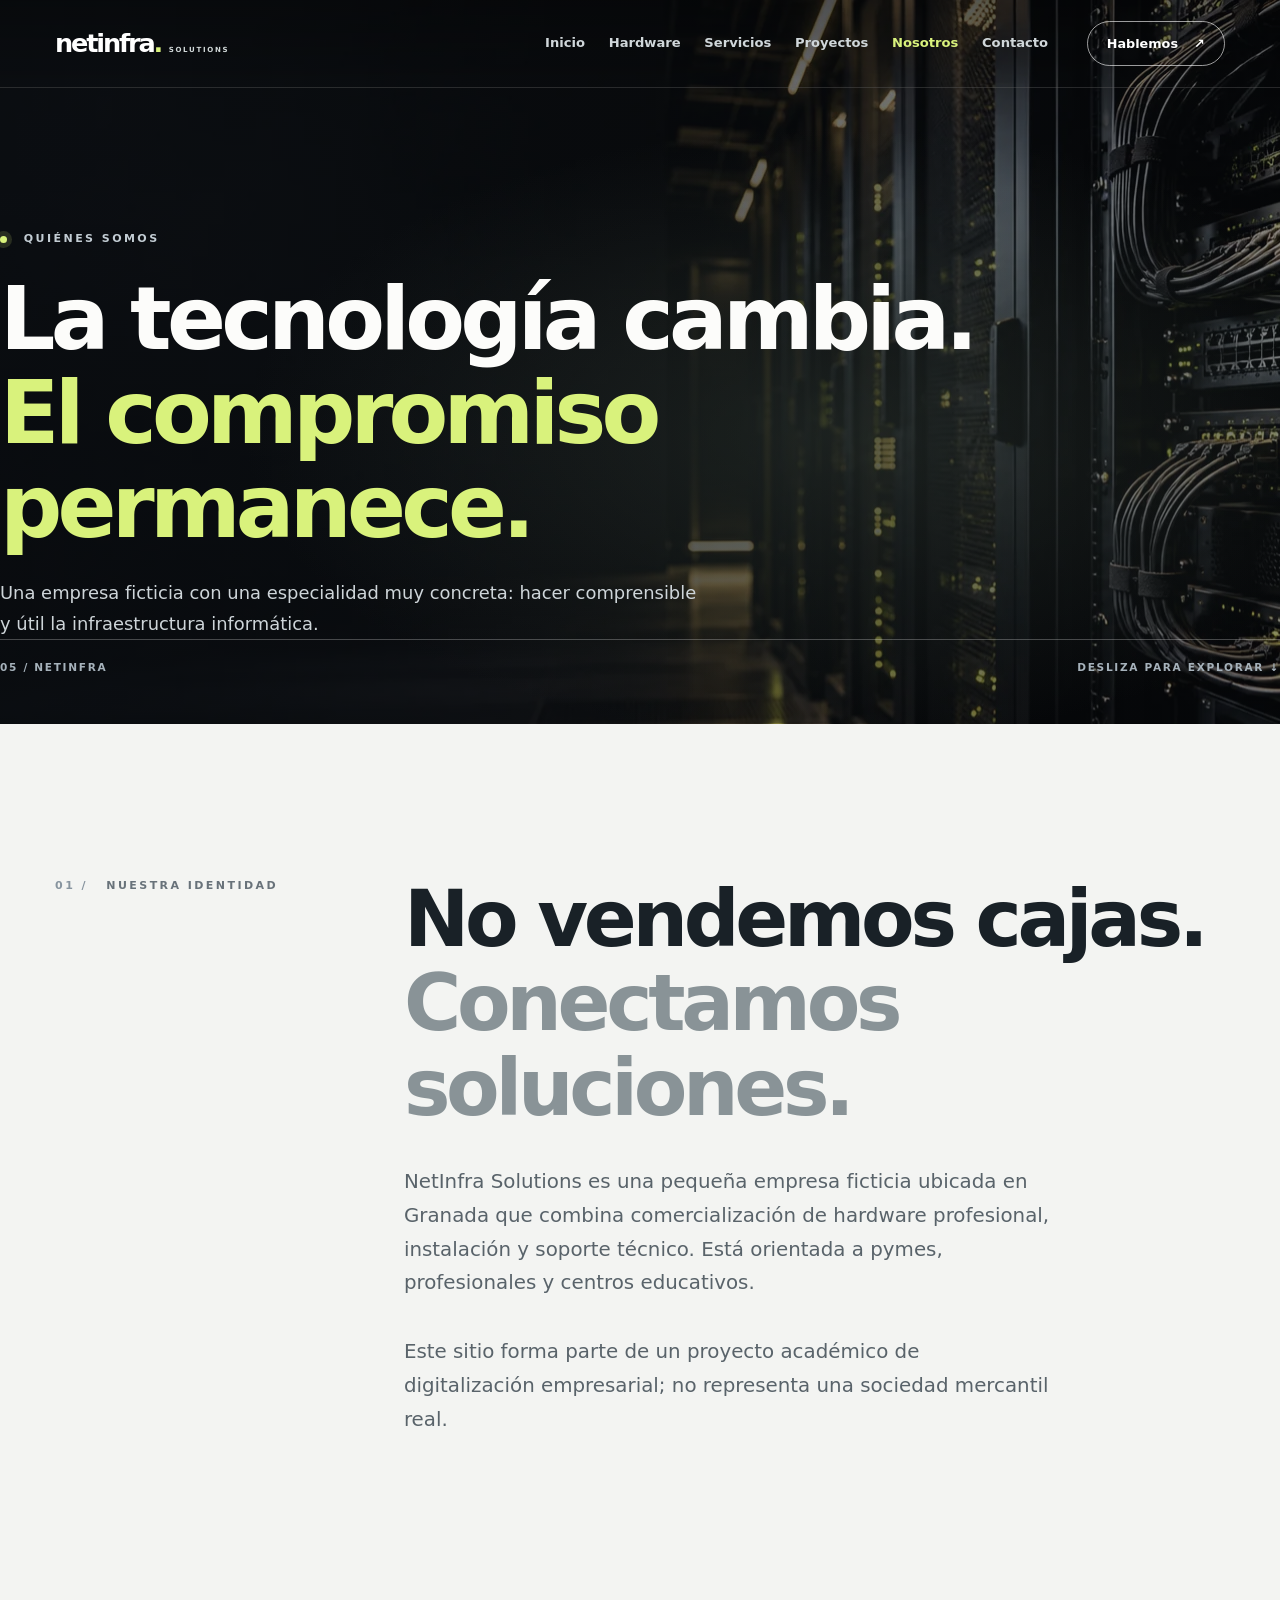
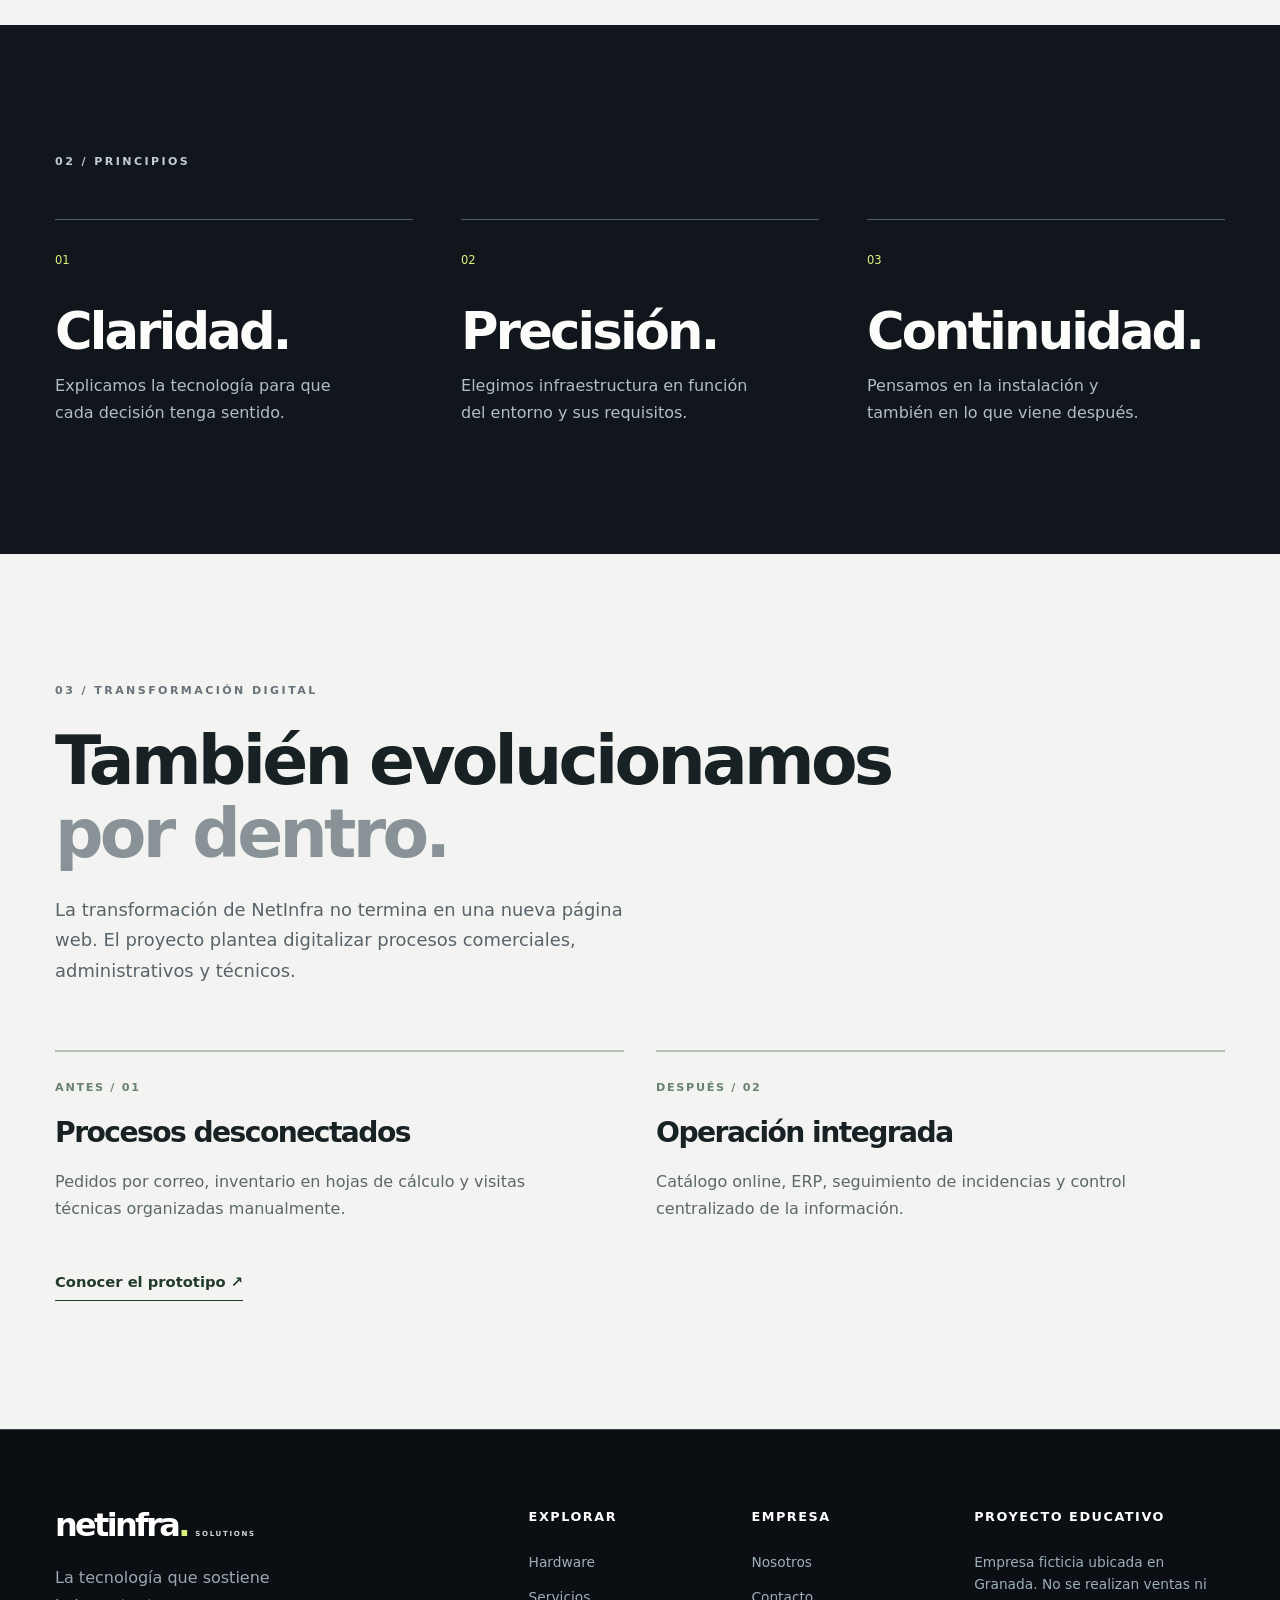
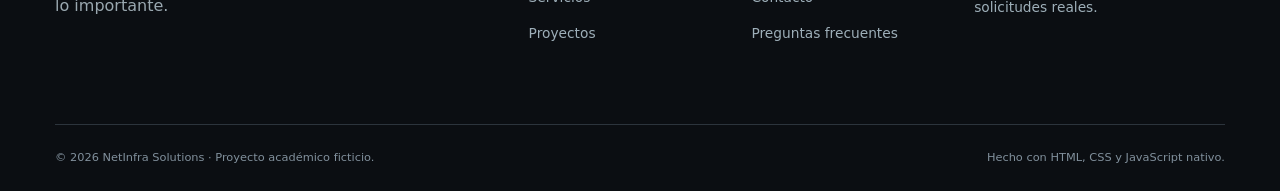
<file: nosotros.html>
<!doctype html>
<html lang="es"><head>
<meta charset="utf-8"><meta name="viewport" content="width=device-width,initial-scale=1">
<meta name="theme-color" content="#0b0e12">
<meta name="description" content="Identidad, visión y digitalización de la empresa ficticia NetInfra Solutions.">
<title>Nosotros | NetInfra Solutions</title>
<link rel="icon" type="image/svg+xml" href="assets/img/favicon.svg">
<link rel="preload" href="assets/img/datacenter-hero.webp" as="image" fetchpriority="high">
<link rel="stylesheet" href="assets/css/styles.css">
</head><body><a class="skip-link" href="#contenido">Saltar al contenido</a>
<header class="site-header"><div class="shell header-inner">
<a class="brand" href="index.html" aria-label="NetInfra Solutions, inicio">netinfra<span>.</span><small>SOLUTIONS</small></a>
<nav class="desktop-nav" aria-label="Navegación principal"><a href="index.html">Inicio</a><a href="catalogo.html">Hardware</a><a href="servicios.html">Servicios</a><a href="proyectos.html">Proyectos</a><a href="nosotros.html" aria-current="page">Nosotros</a><a href="contacto.html">Contacto</a></nav>
<a class="header-contact" href="contacto.html">Hablemos <span aria-hidden="true">↗</span></a>
<button type="button" class="menu-trigger" popovertarget="mobile-menu" aria-label="Abrir menú de navegación" aria-controls="mobile-menu"><span></span><span></span><span></span></button>
</div>
<nav id="mobile-menu" class="mobile-menu" popover="auto" aria-label="Navegación móvil"><a href="index.html">Inicio</a><a href="catalogo.html">Hardware</a><a href="servicios.html">Servicios</a><a href="proyectos.html">Proyectos</a><a href="nosotros.html" aria-current="page">Nosotros</a><a href="contacto.html">Contacto</a><span class="mobile-note">INFRAESTRUCTURA / CONECTIVIDAD / SISTEMAS</span></nav>
</header><main id="contenido"><section class="inner-hero inner-hero-about"><div class="inner-hero-bg" aria-hidden="true"></div><div class="shell inner-hero-content">
<p class="overline light"><span class="signal"></span>QUIÉNES SOMOS</p><h1>La tecnología cambia.<br><em>El compromiso permanece.</em></h1><p class="inner-lead">Una empresa ficticia con una especialidad muy concreta: hacer comprensible y útil la infraestructura informática.</p>
<div class="hero-index"><span>05 / NETINFRA</span><span>DESLIZA PARA EXPLORAR ↓</span></div>
</div></section>
<section class="intro-white"><div class="shell manifesto-grid"><p class="overline"><span class="section-index">01 /</span> NUESTRA IDENTIDAD</p><div><h2>No vendemos cajas. <span>Conectamos soluciones.</span></h2><p>NetInfra Solutions es una pequeña empresa ficticia ubicada en Granada que combina comercialización de hardware profesional, instalación y soporte técnico. Está orientada a pymes, profesionales y centros educativos.</p><p>Este sitio forma parte de un proyecto académico de digitalización empresarial; no representa una sociedad mercantil real.</p></div></div></section>
<section class="about-values"><div class="shell"><p class="overline light">02 / PRINCIPIOS</p><div class="values-grid"><div><span>01</span><h3>Claridad.</h3><p>Explicamos la tecnología para que cada decisión tenga sentido.</p></div><div><span>02</span><h3>Precisión.</h3><p>Elegimos infraestructura en función del entorno y sus requisitos.</p></div><div><span>03</span><h3>Continuidad.</h3><p>Pensamos en la instalación y también en lo que viene después.</p></div></div></div></section>
<section class="about-digital"><div class="shell"><div class="section-header"><p class="overline">03 / TRANSFORMACIÓN DIGITAL</p><h2>También evolucionamos <span>por dentro.</span></h2><p>La transformación de NetInfra no termina en una nueva página web. El proyecto plantea digitalizar procesos comerciales, administrativos y técnicos.</p></div><div class="timeline"><div><span>ANTES / 01</span><h3>Procesos desconectados</h3><p>Pedidos por correo, inventario en hojas de cálculo y visitas técnicas organizadas manualmente.</p></div><div><span>DESPUÉS / 02</span><h3>Operación integrada</h3><p>Catálogo online, ERP, seguimiento de incidencias y control centralizado de la información.</p></div></div><a class="inline-link dark" href="contacto.html">Conocer el prototipo ↗</a></div></section></main><footer class="footer"><div class="shell footer-top">
<div class="footer-intro"><a class="brand footer-brand" href="index.html">netinfra<span>.</span><small>SOLUTIONS</small></a><p>La tecnología que sostiene lo importante.</p></div>
<div class="footer-col"><h2>Explorar</h2><a href="catalogo.html">Hardware</a><a href="servicios.html">Servicios</a><a href="proyectos.html">Proyectos</a></div>
<div class="footer-col"><h2>Empresa</h2><a href="nosotros.html">Nosotros</a><a href="contacto.html">Contacto</a><a href="contacto.html#faq">Preguntas frecuentes</a></div>
<div class="footer-col"><h2>Proyecto educativo</h2><p>Empresa ficticia ubicada en Granada. No se realizan ventas ni solicitudes reales.</p></div>
</div><div class="shell footer-bottom"><span>© 2026 NetInfra Solutions · Proyecto académico ficticio.</span><span>Hecho con HTML, CSS y JavaScript nativo.</span></div></footer></body></html>
</file>
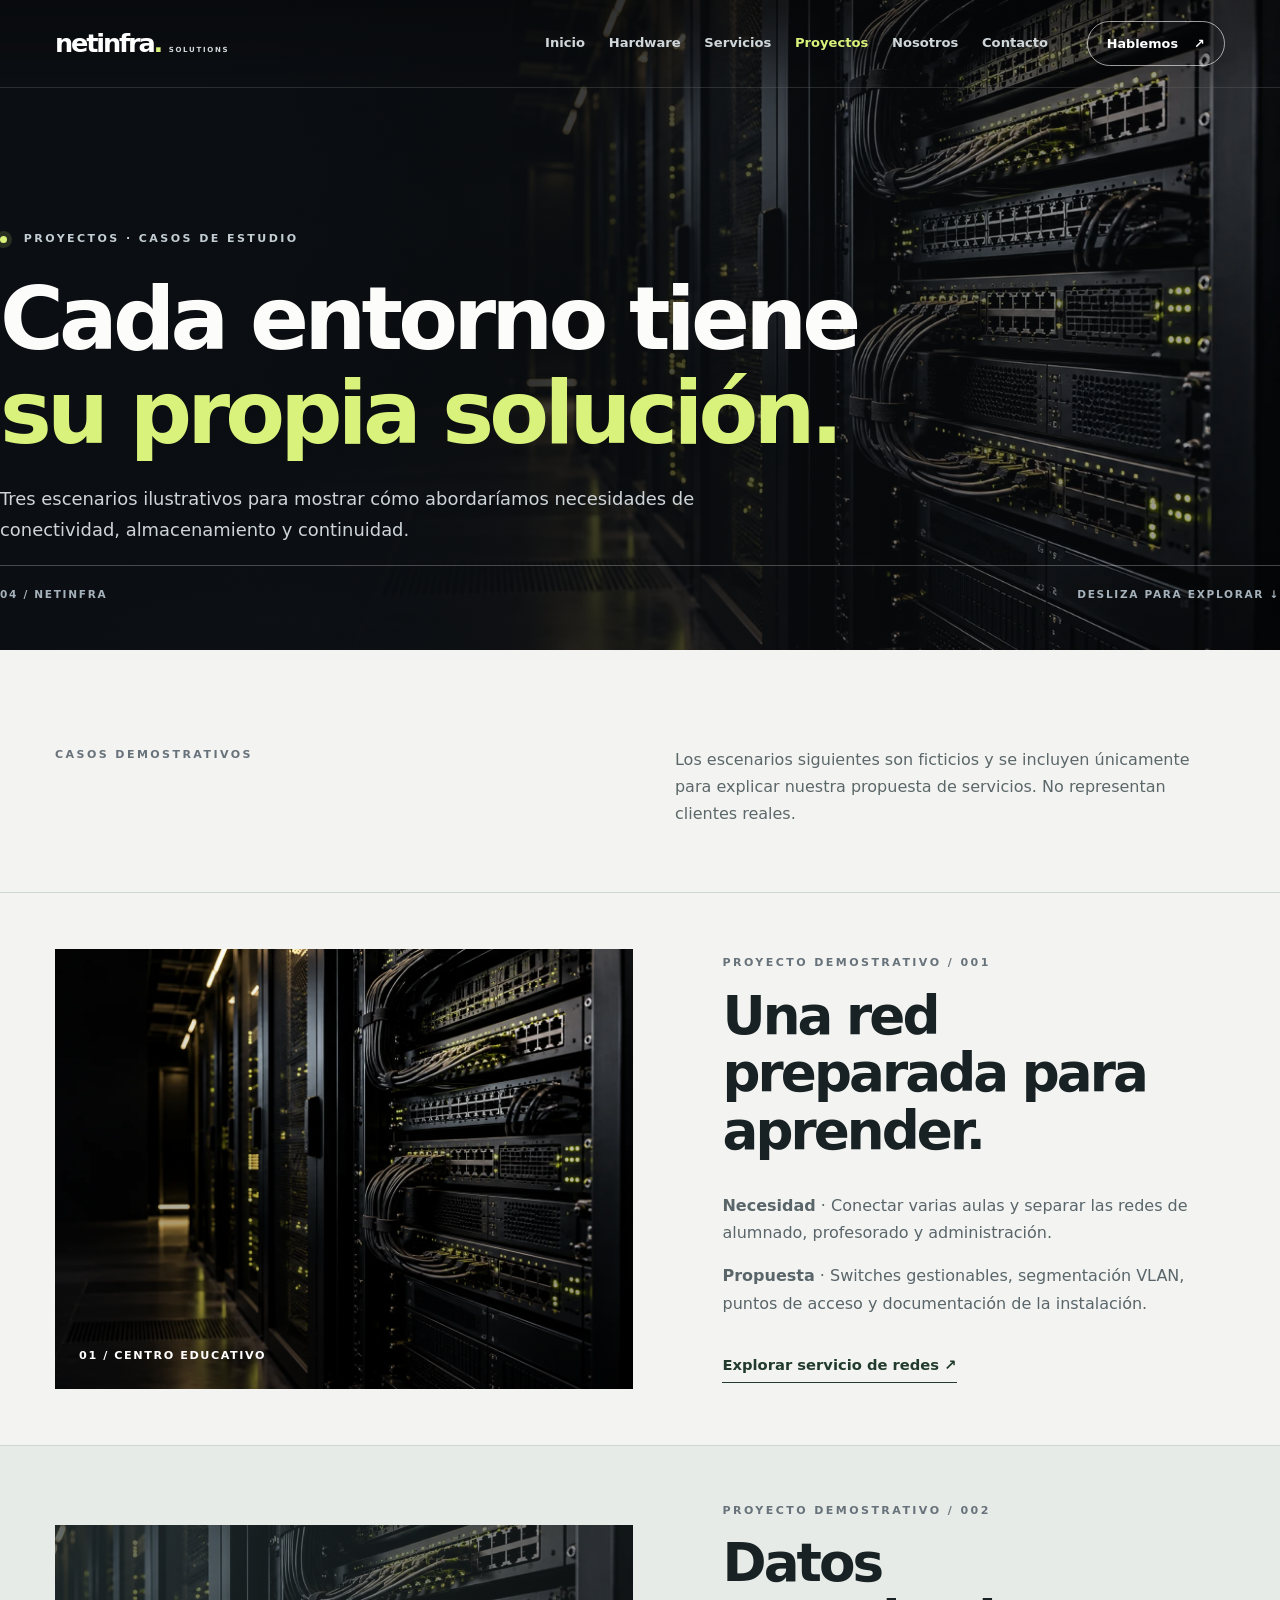
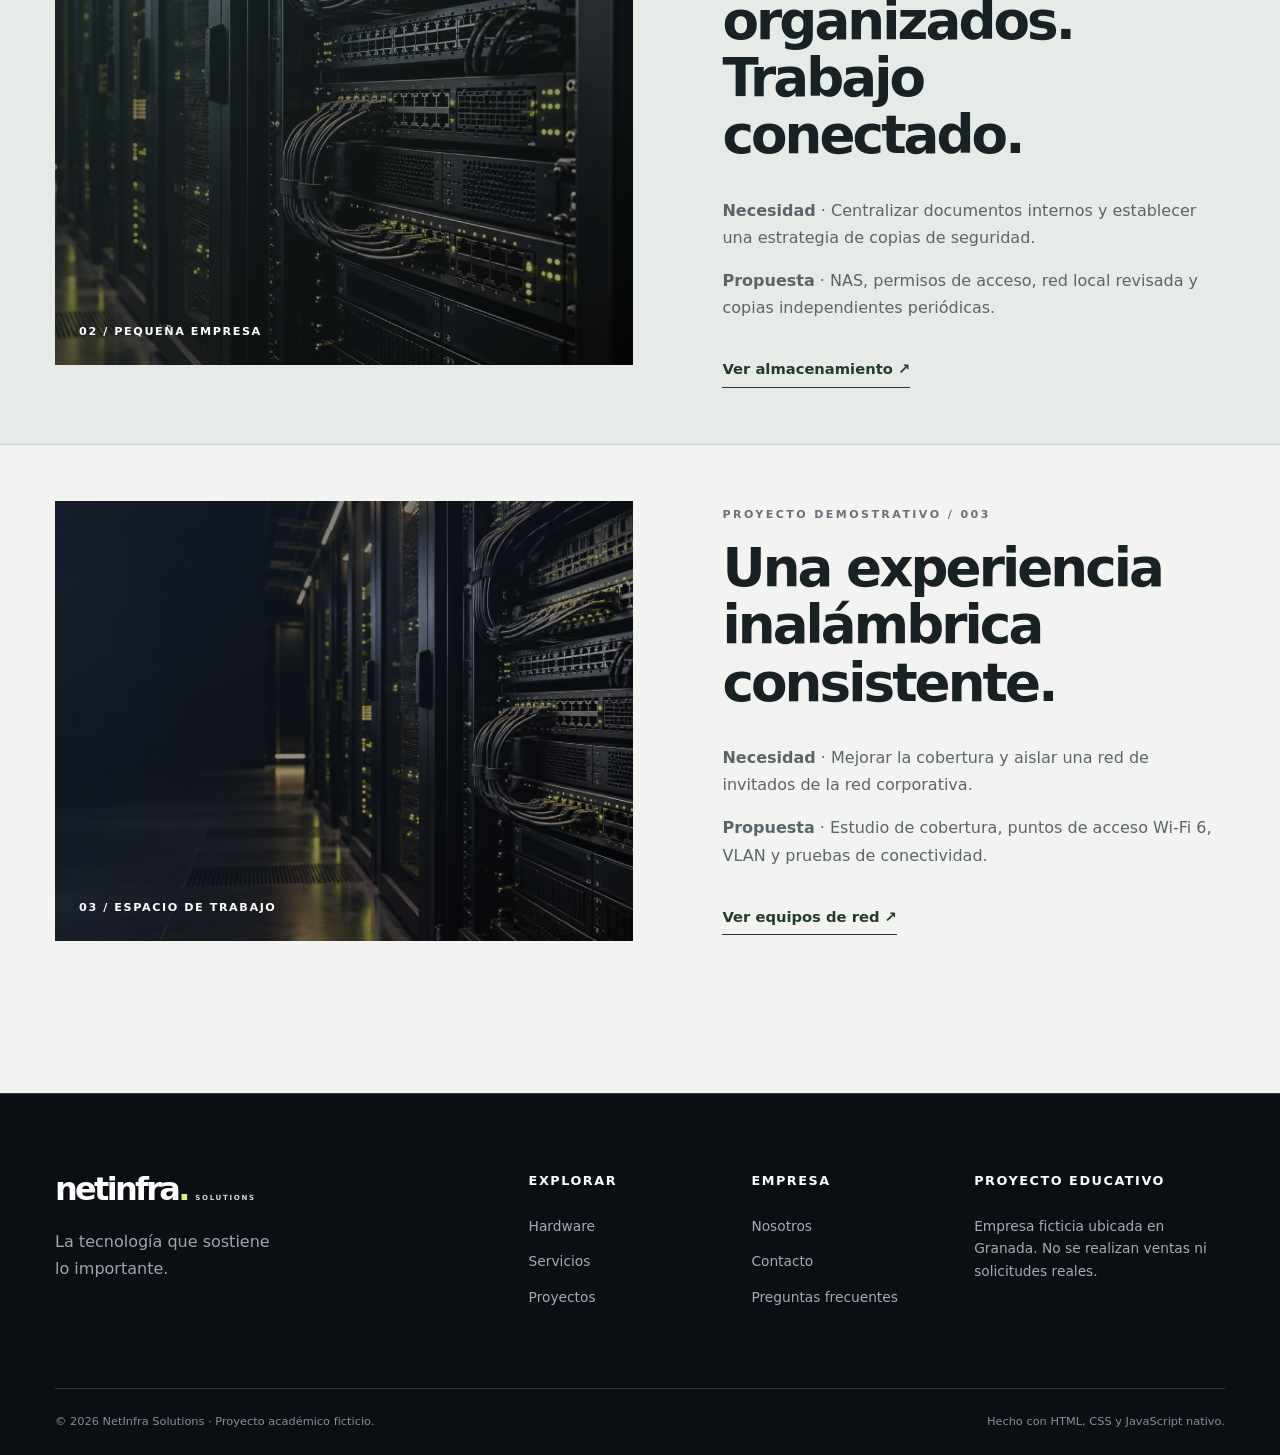
<file: proyectos.html>
<!doctype html>
<html lang="es"><head>
<meta charset="utf-8"><meta name="viewport" content="width=device-width,initial-scale=1">
<meta name="theme-color" content="#0b0e12">
<meta name="description" content="Casos de estudio demostrativos de infraestructura de redes y sistemas.">
<title>Proyectos | NetInfra Solutions</title>
<link rel="icon" type="image/svg+xml" href="assets/img/favicon.svg">
<link rel="preload" href="assets/img/datacenter-hero.webp" as="image" fetchpriority="high">
<link rel="stylesheet" href="assets/css/styles.css">
</head><body><a class="skip-link" href="#contenido">Saltar al contenido</a>
<header class="site-header"><div class="shell header-inner">
<a class="brand" href="index.html" aria-label="NetInfra Solutions, inicio">netinfra<span>.</span><small>SOLUTIONS</small></a>
<nav class="desktop-nav" aria-label="Navegación principal"><a href="index.html">Inicio</a><a href="catalogo.html">Hardware</a><a href="servicios.html">Servicios</a><a href="proyectos.html" aria-current="page">Proyectos</a><a href="nosotros.html">Nosotros</a><a href="contacto.html">Contacto</a></nav>
<a class="header-contact" href="contacto.html">Hablemos <span aria-hidden="true">↗</span></a>
<button type="button" class="menu-trigger" popovertarget="mobile-menu" aria-label="Abrir menú de navegación" aria-controls="mobile-menu"><span></span><span></span><span></span></button>
</div>
<nav id="mobile-menu" class="mobile-menu" popover="auto" aria-label="Navegación móvil"><a href="index.html">Inicio</a><a href="catalogo.html">Hardware</a><a href="servicios.html">Servicios</a><a href="proyectos.html" aria-current="page">Proyectos</a><a href="nosotros.html">Nosotros</a><a href="contacto.html">Contacto</a><span class="mobile-note">INFRAESTRUCTURA / CONECTIVIDAD / SISTEMAS</span></nav>
</header><main id="contenido"><section class="inner-hero inner-hero-projects"><div class="inner-hero-bg" aria-hidden="true"></div><div class="shell inner-hero-content">
<p class="overline light"><span class="signal"></span>PROYECTOS · CASOS DE ESTUDIO</p><h1>Cada entorno tiene<br><em>su propia solución.</em></h1><p class="inner-lead">Tres escenarios ilustrativos para mostrar cómo abordaríamos necesidades de conectividad, almacenamiento y continuidad.</p>
<div class="hero-index"><span>04 / NETINFRA</span><span>DESLIZA PARA EXPLORAR ↓</span></div>
</div></section>
<section class="projects-intro"><div class="shell projects-top"><p class="overline">CASOS DEMOSTRATIVOS</p><p>Los escenarios siguientes son ficticios y se incluyen únicamente para explicar nuestra propuesta de servicios. No representan clientes reales.</p></div>
<article class="case-study"><div class="shell case-grid"><div class="case-image case-racks"><span>01 / CENTRO EDUCATIVO</span></div><div class="case-copy"><p class="overline">PROYECTO DEMOSTRATIVO / 001</p><h2>Una red preparada para aprender.</h2><p><strong>Necesidad</strong> · Conectar varias aulas y separar las redes de alumnado, profesorado y administración.</p><p><strong>Propuesta</strong> · Switches gestionables, segmentación VLAN, puntos de acceso y documentación de la instalación.</p><a class="inline-link dark" href="servicios.html#redes">Explorar servicio de redes ↗</a></div></div></article>
<article class="case-study case-alt"><div class="shell case-grid"><div class="case-image case-storage"><span>02 / PEQUEÑA EMPRESA</span></div><div class="case-copy"><p class="overline">PROYECTO DEMOSTRATIVO / 002</p><h2>Datos organizados. Trabajo conectado.</h2><p><strong>Necesidad</strong> · Centralizar documentos internos y establecer una estrategia de copias de seguridad.</p><p><strong>Propuesta</strong> · NAS, permisos de acceso, red local revisada y copias independientes periódicas.</p><a class="inline-link dark" href="catalogo.html?categoria=Almacenamiento">Ver almacenamiento ↗</a></div></div></article>
<article class="case-study"><div class="shell case-grid"><div class="case-image case-wifi"><span>03 / ESPACIO DE TRABAJO</span></div><div class="case-copy"><p class="overline">PROYECTO DEMOSTRATIVO / 003</p><h2>Una experiencia inalámbrica consistente.</h2><p><strong>Necesidad</strong> · Mejorar la cobertura y aislar una red de invitados de la red corporativa.</p><p><strong>Propuesta</strong> · Estudio de cobertura, puntos de acceso Wi-Fi 6, VLAN y pruebas de conectividad.</p><a class="inline-link dark" href="catalogo.html?categoria=Redes">Ver equipos de red ↗</a></div></div></article></section></main><footer class="footer"><div class="shell footer-top">
<div class="footer-intro"><a class="brand footer-brand" href="index.html">netinfra<span>.</span><small>SOLUTIONS</small></a><p>La tecnología que sostiene lo importante.</p></div>
<div class="footer-col"><h2>Explorar</h2><a href="catalogo.html">Hardware</a><a href="servicios.html">Servicios</a><a href="proyectos.html">Proyectos</a></div>
<div class="footer-col"><h2>Empresa</h2><a href="nosotros.html">Nosotros</a><a href="contacto.html">Contacto</a><a href="contacto.html#faq">Preguntas frecuentes</a></div>
<div class="footer-col"><h2>Proyecto educativo</h2><p>Empresa ficticia ubicada en Granada. No se realizan ventas ni solicitudes reales.</p></div>
</div><div class="shell footer-bottom"><span>© 2026 NetInfra Solutions · Proyecto académico ficticio.</span><span>Hecho con HTML, CSS y JavaScript nativo.</span></div></footer></body></html>
</file>
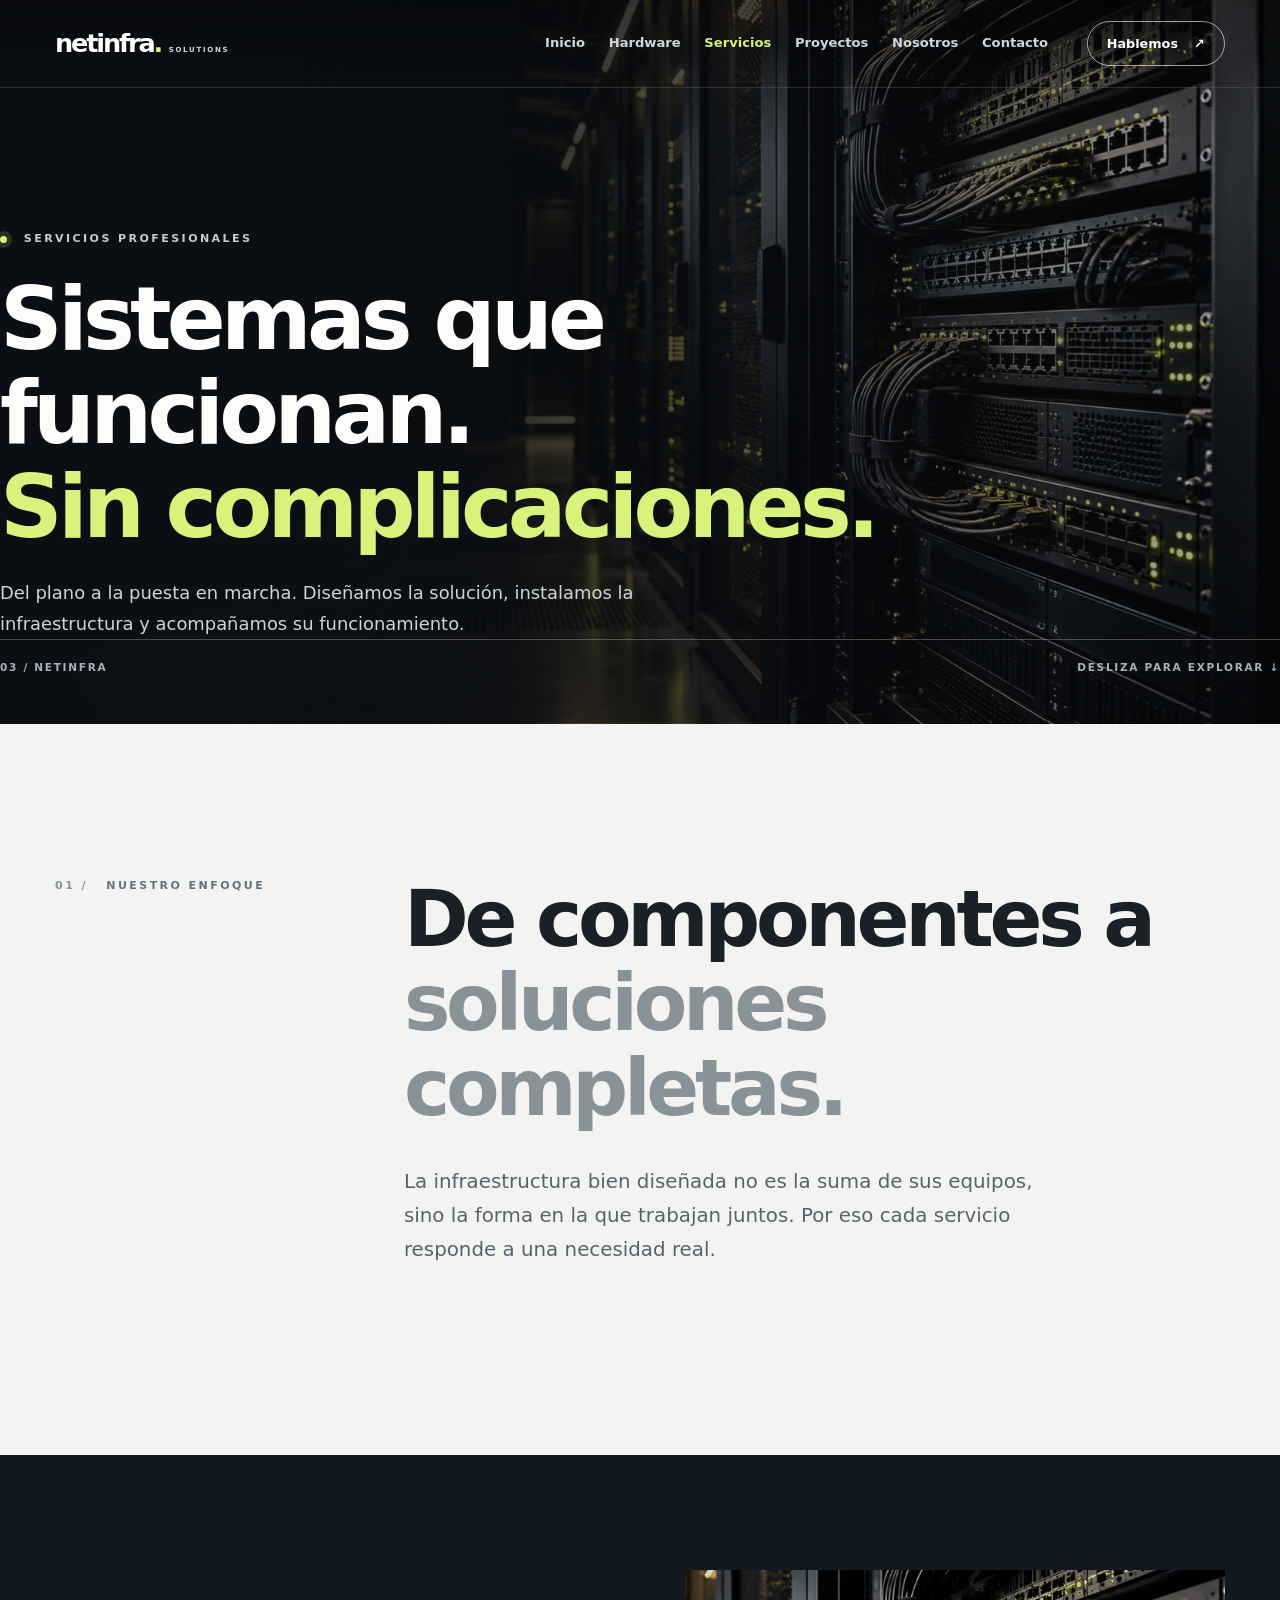
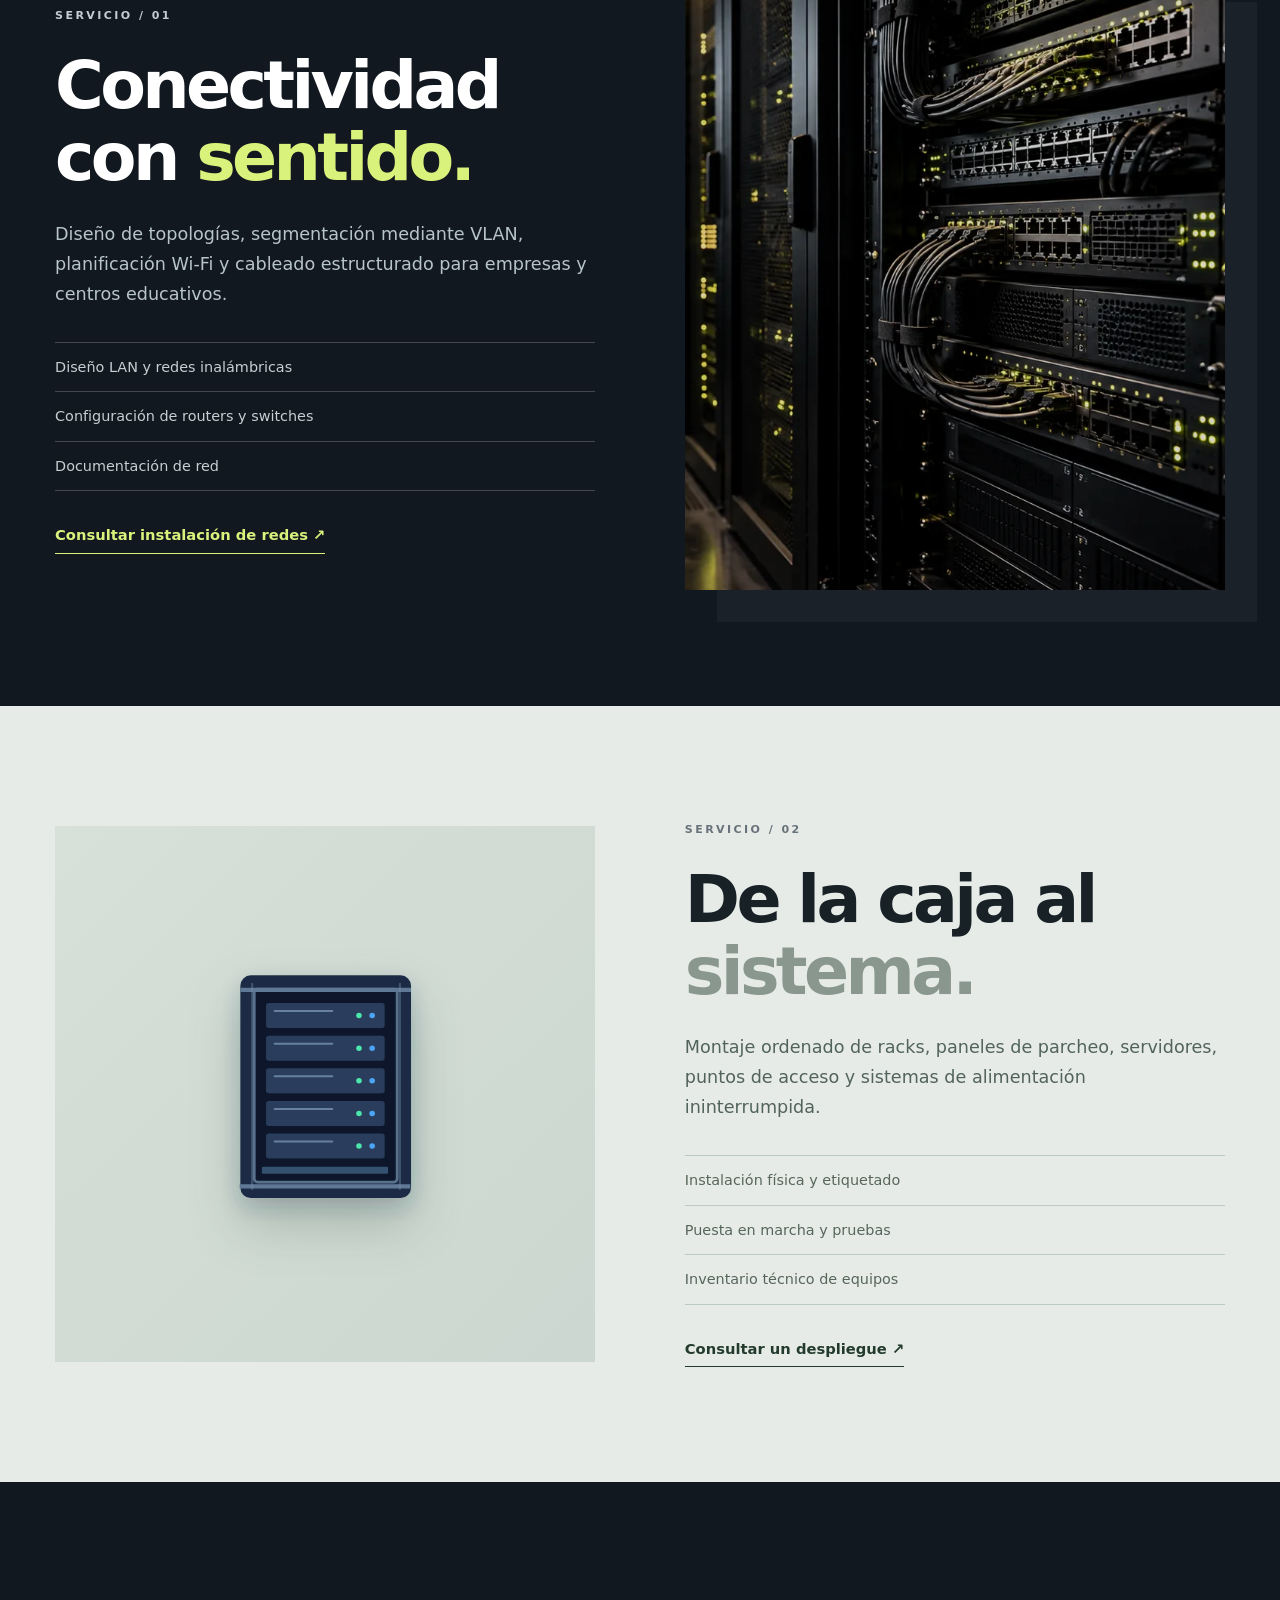
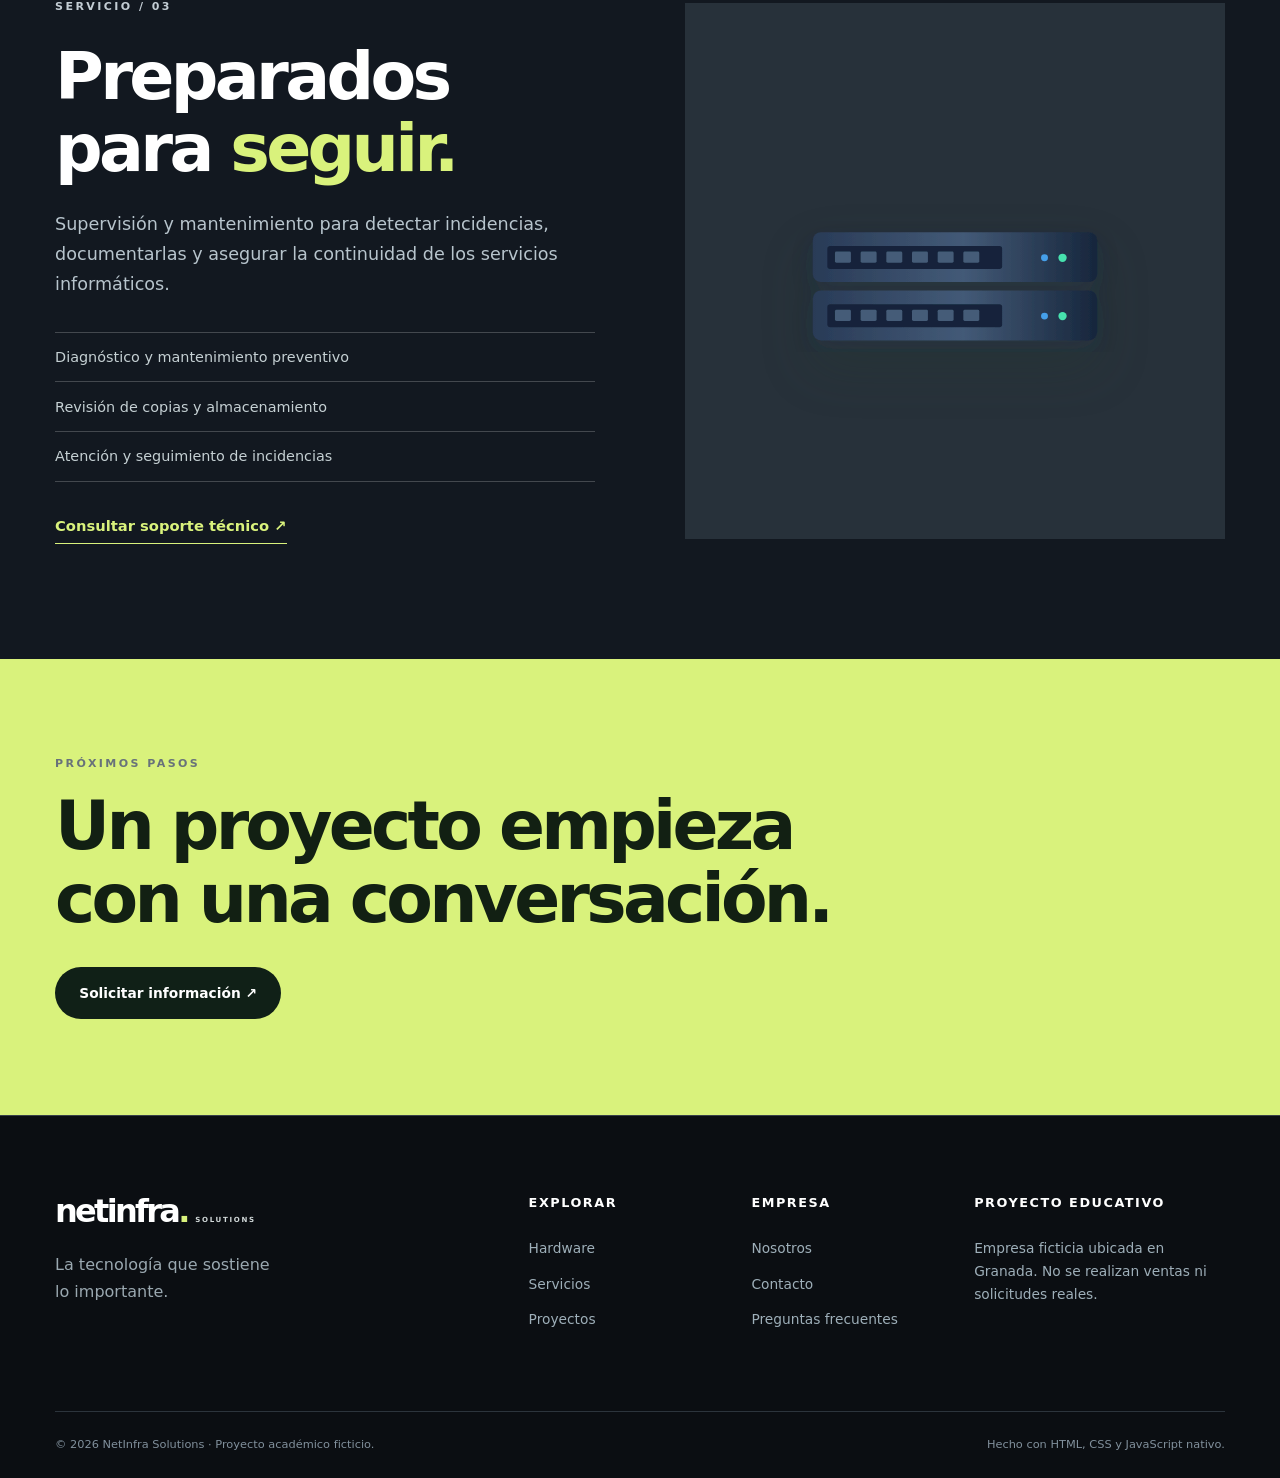
<file: servicios.html>
<!doctype html>
<html lang="es"><head>
<meta charset="utf-8"><meta name="viewport" content="width=device-width,initial-scale=1">
<meta name="theme-color" content="#0b0e12">
<meta name="description" content="Diseño de redes, instalación, sistemas y mantenimiento informático para empresas.">
<title>Servicios | NetInfra Solutions</title>
<link rel="icon" type="image/svg+xml" href="assets/img/favicon.svg">
<link rel="preload" href="assets/img/datacenter-hero.webp" as="image" fetchpriority="high">
<link rel="stylesheet" href="assets/css/styles.css">
</head><body><a class="skip-link" href="#contenido">Saltar al contenido</a>
<header class="site-header"><div class="shell header-inner">
<a class="brand" href="index.html" aria-label="NetInfra Solutions, inicio">netinfra<span>.</span><small>SOLUTIONS</small></a>
<nav class="desktop-nav" aria-label="Navegación principal"><a href="index.html">Inicio</a><a href="catalogo.html">Hardware</a><a href="servicios.html" aria-current="page">Servicios</a><a href="proyectos.html">Proyectos</a><a href="nosotros.html">Nosotros</a><a href="contacto.html">Contacto</a></nav>
<a class="header-contact" href="contacto.html">Hablemos <span aria-hidden="true">↗</span></a>
<button type="button" class="menu-trigger" popovertarget="mobile-menu" aria-label="Abrir menú de navegación" aria-controls="mobile-menu"><span></span><span></span><span></span></button>
</div>
<nav id="mobile-menu" class="mobile-menu" popover="auto" aria-label="Navegación móvil"><a href="index.html">Inicio</a><a href="catalogo.html">Hardware</a><a href="servicios.html" aria-current="page">Servicios</a><a href="proyectos.html">Proyectos</a><a href="nosotros.html">Nosotros</a><a href="contacto.html">Contacto</a><span class="mobile-note">INFRAESTRUCTURA / CONECTIVIDAD / SISTEMAS</span></nav>
</header><main id="contenido"><section class="inner-hero inner-hero-services"><div class="inner-hero-bg" aria-hidden="true"></div><div class="shell inner-hero-content">
<p class="overline light"><span class="signal"></span>SERVICIOS PROFESIONALES</p><h1>Sistemas que funcionan.<br><em>Sin complicaciones.</em></h1><p class="inner-lead">Del plano a la puesta en marcha. Diseñamos la solución, instalamos la infraestructura y acompañamos su funcionamiento.</p>
<div class="hero-index"><span>03 / NETINFRA</span><span>DESLIZA PARA EXPLORAR ↓</span></div>
</div></section>
<section class="intro-white"><div class="shell manifesto-grid"><p class="overline"><span class="section-index">01 /</span> NUESTRO ENFOQUE</p><div><h2>De componentes a <span>soluciones completas.</span></h2><p>La infraestructura bien diseñada no es la suma de sus equipos, sino la forma en la que trabajan juntos. Por eso cada servicio responde a una necesidad real.</p></div></div></section>
<section class="service-story story-dark" id="redes"><div class="shell service-story-grid"><div class="service-copy"><p class="overline light">SERVICIO / 01</p><h2>Conectividad con <em>sentido.</em></h2><p>Diseño de topologías, segmentación mediante VLAN, planificación Wi-Fi y cableado estructurado para empresas y centros educativos.</p><ul class="detail-list"><li>Diseño LAN y redes inalámbricas</li><li>Configuración de routers y switches</li><li>Documentación de red</li></ul><a class="inline-link" href="contacto.html?servicio=Redes">Consultar instalación de redes ↗</a></div><div class="service-picture" role="img" aria-label="Primer plano de equipamiento de red y cables en un rack profesional"></div></div></section>
<section class="service-story story-light" id="instalacion"><div class="shell service-story-grid reverse"><div class="service-copy"><p class="overline">SERVICIO / 02</p><h2>De la caja al <span>sistema.</span></h2><p>Montaje ordenado de racks, paneles de parcheo, servidores, puntos de acceso y sistemas de alimentación ininterrumpida.</p><ul class="detail-list"><li>Instalación física y etiquetado</li><li>Puesta en marcha y pruebas</li><li>Inventario técnico de equipos</li></ul><a class="inline-link dark" href="contacto.html?servicio=Instalacion">Consultar un despliegue ↗</a></div><div class="service-product-visual"><img src="assets/img/rack-cutout.svg" loading="lazy" alt="Ilustración de un armario rack de comunicaciones" width="640" height="440"></div></div></section>
<section class="service-story story-dark" id="soporte"><div class="shell service-story-grid"><div class="service-copy"><p class="overline light">SERVICIO / 03</p><h2>Preparados para <em>seguir.</em></h2><p>Supervisión y mantenimiento para detectar incidencias, documentarlas y asegurar la continuidad de los servicios informáticos.</p><ul class="detail-list"><li>Diagnóstico y mantenimiento preventivo</li><li>Revisión de copias y almacenamiento</li><li>Atención y seguimiento de incidencias</li></ul><a class="inline-link" href="contacto.html?servicio=Soporte">Consultar soporte técnico ↗</a></div><div class="service-product-visual service-product-dark"><img src="assets/img/server-cutout.svg" loading="lazy" alt="Ilustración de un servidor de tipo rack" width="640" height="440"></div></div></section>
<section class="mini-cta"><div class="shell"><p class="overline">PRÓXIMOS PASOS</p><h2>Un proyecto empieza con una conversación.</h2><a class="btn btn-accent" href="contacto.html">Solicitar información ↗</a></div></section></main><footer class="footer"><div class="shell footer-top">
<div class="footer-intro"><a class="brand footer-brand" href="index.html">netinfra<span>.</span><small>SOLUTIONS</small></a><p>La tecnología que sostiene lo importante.</p></div>
<div class="footer-col"><h2>Explorar</h2><a href="catalogo.html">Hardware</a><a href="servicios.html">Servicios</a><a href="proyectos.html">Proyectos</a></div>
<div class="footer-col"><h2>Empresa</h2><a href="nosotros.html">Nosotros</a><a href="contacto.html">Contacto</a><a href="contacto.html#faq">Preguntas frecuentes</a></div>
<div class="footer-col"><h2>Proyecto educativo</h2><p>Empresa ficticia ubicada en Granada. No se realizan ventas ni solicitudes reales.</p></div>
</div><div class="shell footer-bottom"><span>© 2026 NetInfra Solutions · Proyecto académico ficticio.</span><span>Hecho con HTML, CSS y JavaScript nativo.</span></div></footer></body></html>
</file>
<file: assets/css/styles.css>
@layer reset,tokens,base,layout,components,utilities;
@layer reset {
  *,*::before,*::after{box-sizing:border-box}
  html{scroll-behavior:smooth;scroll-padding-top:5rem}
  body,h1,h2,h3,p,figure{margin:0}
  button,input,select,textarea{font:inherit}
  img{max-width:100%;display:block}
  a{color:inherit;text-decoration:none}
  button{cursor:pointer}
  [hidden]{display:none!important}
}
@layer tokens {
 :root{
  color-scheme:dark light;
  --night:#0b0e12;--graphite:#191f27;--panel:#232c35;--mineral:#f3f4f2;--line:#dce0de;
  --white:#fcfcfa;--muted:#b6c0c7;--grey:#77818a;--ink:#192127;--signal:#d9f27c;
  --shell:1320px;--gutter:clamp(1.4rem,4.3vw,4.5rem);
  --ease:cubic-bezier(.21,.77,.25,1);
 }
}
@layer base {
 body{font-family:Manrope,Inter,ui-sans-serif,system-ui,-apple-system,"Segoe UI",sans-serif;background:var(--night);color:var(--white);line-height:1.55;-webkit-font-smoothing:antialiased}
 h1,h2,h3{font-weight:660;letter-spacing:-.055em;line-height:1.08}
 h1{font-size:clamp(3.35rem,7.7vw,8.5rem)}
 h2{font-size:clamp(2.65rem,5.3vw,6.3rem)}
 h3{font-size:clamp(1.4rem,2.2vw,2.1rem)}
 p{line-height:1.7}
 em{font-style:normal;color:var(--signal)}
 ::selection{background:var(--signal);color:#111}
 :focus-visible{outline:3px solid var(--signal);outline-offset:5px}
 input,select,textarea{min-width:0}
}
@layer layout {
 .shell{width:min(var(--shell),calc(100% - 2*var(--gutter)));margin-inline:auto}
 .overline{font-size:.69rem;font-weight:800;letter-spacing:.22em;line-height:1.6;color:#68727a;text-transform:uppercase}
 .overline.light{color:#c3cdd4}
 .section-index{color:#87949f;margin-right:.75rem}
 .overline .signal{display:inline-block;vertical-align:middle;width:7px;height:7px;border-radius:50%;background:var(--signal);box-shadow:0 0 0 5px rgb(217 242 124 / 14%);margin-right:1.05rem}
 .inline-link{color:var(--signal);font-size:.92rem;font-weight:720;display:inline-flex;align-items:center;gap:1.3rem;border-bottom:1px solid currentColor;padding-bottom:.35rem;width:max-content;max-width:100%;transition:gap .25s var(--ease)}
 .inline-link:hover{gap:1.8rem}
 .inline-link.dark{color:#223b2c}
 .btn{display:inline-flex;align-items:center;justify-content:center;gap:2rem;min-height:52px;padding:.88rem 1.45rem;border-radius:100px;border:1px solid transparent;font-size:.86rem;font-weight:740;line-height:1.2;transition:background .25s,color .25s,border-color .25s,transform .25s var(--ease)}
 .btn:hover{transform:translateY(-2px)}
 .btn-accent{color:#111a12;background:var(--signal)}
 .btn-accent:hover{background:#f0ffa9}
 .btn-glass{background:rgb(11 14 18 / 26%);color:var(--white);border-color:rgb(255 255 255 / 44%);backdrop-filter:blur(9px)}
 .btn-glass:hover{background:#ffffff20;border-color:white}
 .btn-outline{border-color:#b2bbc5;color:#fff;background:transparent}
 .btn-outline:hover{background:#ffffff18}
}
@layer components {
 /* Header + native mobile popover */
 .skip-link{position:fixed;z-index:999;top:-110px;left:1rem;color:#111;background:#fff;padding:.6rem 1rem}
 .skip-link:focus{top:1rem}
 .site-header{position:absolute;z-index:90;left:0;right:0;top:0;border-bottom:1px solid rgb(255 255 255 / 14%);background:linear-gradient(180deg,rgb(0 0 0 / 27%),transparent)}
 .header-inner{display:flex;align-items:center;min-height:87px;gap:clamp(1.2rem,3vw,3.4rem)}
 .brand{display:inline-flex;align-items:baseline;position:relative;flex:none;font-weight:800;font-size:clamp(1.45rem,2vw,1.9rem);letter-spacing:-.085em;line-height:.95;color:#fff;white-space:nowrap}
 .brand span{color:var(--signal)}
 .brand small{font-weight:700;color:#d2d9d9;font-size:.44rem;letter-spacing:.24em;margin-left:.48rem;vertical-align:middle}
 .desktop-nav{display:flex;align-items:center;gap:clamp(.8rem,1.85vw,2rem);margin-left:auto}
 .desktop-nav a{color:#d0d7da;font-size:.82rem;font-weight:630;transition:color .2s;white-space:nowrap}
 .desktop-nav a:hover,.desktop-nav a[aria-current=page]{color:var(--signal)}
 .header-contact{display:inline-flex;gap:1rem;align-items:center;padding:.72rem 1.2rem;border:1px solid rgb(255 255 255 / 60%);border-radius:40px;font-size:.8rem;font-weight:750;color:white;transition:background .2s}
 .header-contact:hover{background:rgb(255 255 255 / 12%)}
 .menu-trigger{display:none;flex:none;border:0;background:none;width:42px;height:42px;padding:8px;color:white}
 .menu-trigger span{display:block;height:2px;background:currentColor;margin:6px 0}
 .mobile-menu{position:fixed;inset:80px 0 auto auto;width:min(95vw,430px);max-height:calc(100dvh - 90px);overflow-y:auto;border:1px solid #3b444a;padding:1.5rem;background:#141b22;color:white;box-shadow:0 20px 80px #0008}
 .mobile-menu::backdrop{background:rgb(0 0 0 / 60%)}
 .mobile-menu a{display:block;font-size:1.8rem;line-height:1.2;letter-spacing:-.04em;padding:.75rem .2rem;border-bottom:1px solid #39434a}
 .mobile-menu a[aria-current=page]{color:var(--signal)}
 .mobile-note{display:block;margin-top:2rem;font-size:.6rem;color:#9caeb9;letter-spacing:.16em}
 /* Immersive hero */
 .hero-home{min-height:min(920px,100svh);min-height:max(720px,100svh);position:relative;overflow:hidden;display:flex;align-items:stretch;background:#080b0f}
 .hero-media{position:absolute;inset:0;background-image:linear-gradient(90deg,#07090c 0%,rgb(7 9 12 / 93%) 24%,rgb(7 9 12 / 53%) 57%,rgb(7 9 12 / 13%) 100%),linear-gradient(0deg,rgba(7,9,12,.78),transparent 28%),url('../img/datacenter-hero.webp');background-size:cover;background-position:center center;transform:scale(1.025);animation:hero-arrive 1.6s var(--ease) both}
 .hero-media::after{content:"";position:absolute;inset:0;background:radial-gradient(ellipse at 76% 48%,transparent 20%,rgb(0 0 0 / 20%) 90%)}
 .hero-main{position:relative;z-index:1;display:flex;flex-direction:column;justify-content:center;min-height:720px;padding-top:125px;padding-bottom:40px}
 .hero-copy{max-width:950px;margin-block:auto;padding-top:clamp(3rem,5vh,5rem)}
 .hero-copy h1{margin:1.6rem 0 1.8rem;font-size:clamp(4rem,8.2vw,8.9rem);line-height:1.035}
 .hero-copy > p:not(.overline){color:#d0d5d8;max-width:590px;font-size:clamp(1.05rem,1.4vw,1.32rem);line-height:1.68}
 .hero-actions{display:flex;align-items:center;gap:.8rem;margin-top:2.5rem;flex-wrap:wrap}
 .hero-foot{display:flex;align-items:center;justify-content:space-between;gap:1rem;color:#afbec7;font-size:.67rem;font-weight:750;letter-spacing:.13em;border-top:1px solid #ffffff36;padding-top:1.45rem}
 .hero-foot a{color:white;display:inline-flex;align-items:center;gap:1.5rem}
 .hero-foot a span{font-size:1.1rem;color:var(--signal)}
 @keyframes hero-arrive{from{opacity:.5;transform:scale(1.075)}to{opacity:1;transform:scale(1.025)}}
 /* Editorial manifesto */
 .manifesto,.intro-white{background:var(--mineral);color:var(--ink);padding-block:clamp(7rem,12vw,12rem)}
 .manifesto-grid{display:grid;grid-template-columns:minmax(140px,.48fr) 1.52fr;gap:clamp(3rem,7vw,9rem)}
 .manifesto h2,.intro-white h2{max-width:960px;font-size:clamp(3rem,6.1vw,7.2rem)}
 .manifesto h2 span,.intro-white h2 span,.section-header h2 span,.about-digital h2 span{color:#899397}
 .manifesto-grid>div>p,.intro-white .manifesto-grid>div>p{font-size:clamp(1.08rem,1.55vw,1.35rem);color:#59636a;max-width:650px;margin:2.2rem 0}
 .intro-white .manifesto-grid>div>p+p{margin-top:1rem}
 /* Cinematic product feature */
 .feature-stage{position:relative;background:radial-gradient(circle at 72% 45%,#303c40 0%,#161c23 41%,#0d1116 80%);overflow:hidden;padding-block:clamp(7rem,12vw,12rem)}
 .stage-grid{display:grid;grid-template-columns:.95fr 1.05fr;min-height:530px;align-items:center;gap:clamp(2rem,4vw,5rem)}
 .stage-copy{position:relative;z-index:2}
 .stage-copy h2,.photo-story h2{margin:2rem 0;max-width:690px}
 .stage-copy>p:not(.overline),.photo-story-text>p:not(.overline){color:#b3c0ca;max-width:510px;font-size:clamp(1.05rem,1.45vw,1.25rem);margin-bottom:2rem}
 .stage-art{position:relative;z-index:1;display:grid;place-items:center;min-height:400px}
 .product-display{position:relative;width:100%;min-height:420px;display:grid;place-items:center;border:1px solid #ffffff19;background:radial-gradient(ellipse at 60% 55%,#56616b3b,transparent 67%),linear-gradient(135deg,#1b242c90,#141b2190);border-radius:4px;overflow:hidden}
 .product-display::before{content:"";position:absolute;inset:13%;border:1px solid #ffffff10;transform:rotate(-8deg)}
 .product-display img{width:min(100%,640px);filter:drop-shadow(0 30px 33px #0009);transform:rotate(-4deg) scale(1.07);transition:transform .5s var(--ease)}
 .product-display:hover img{transform:rotate(-1deg) scale(1.12)}
 .device-overline,.device-caption{position:absolute;z-index:1;left:1.5rem;top:1.25rem;color:#abb8bc;font-size:.6rem;letter-spacing:.16em;font-weight:700}
 .device-caption{top:auto;bottom:1.25rem}
 .stage-watermark{position:absolute;bottom:-.12em;left:0;color:#ffffff07;font-size:clamp(9rem,28vw,35rem);font-weight:900;letter-spacing:-.1em;line-height:.8;pointer-events:none}
 /* Photo section */
 .photo-story{position:relative;min-height:800px;background:#090c10;display:flex;align-items:center;overflow:hidden}
 .photo-story-image{position:absolute;inset:0;background:linear-gradient(90deg,rgba(5,8,10,.96),rgba(5,8,10,.71) 46%,rgba(5,8,10,.12)),url('../img/datacenter-detail.webp') center right/cover}
 .photo-story-grid{z-index:1;position:relative;padding-block:clamp(8rem,15vw,14rem)}
 .photo-story-text{max-width:790px}
 .photo-story h2{font-size:clamp(3.1rem,6.6vw,7.5rem)}
 /* Capabilities */
 .capabilities{background:var(--mineral);color:var(--ink);padding-block:clamp(7rem,10vw,11rem)}
 .section-header{max-width:850px;margin-bottom:clamp(3rem,5vw,5rem)}
 .section-header h2{margin:1.5rem 0}
 .section-header>p:not(.overline){max-width:615px;color:#58636a;font-size:1.12rem}
 .capabilities-grid{display:grid;grid-template-columns:repeat(3,1fr);border-top:1px solid #cbd1cd;border-bottom:1px solid #cbd1cd}
 .capability{position:relative;padding:2.7rem 2rem 3.5rem;min-height:375px;border-right:1px solid #cbd1cd;transition:background .25s}
 .capability:first-child{padding-left:0}.capability:last-child{border:0}
 .capability:hover{background:#e9ede8}
 .cap-num{display:block;font-size:.76rem;letter-spacing:.12em;font-weight:740;color:#68757b}
 .cap-icon{display:block;margin:2.2rem 0 1.4rem;font-size:2.5rem;color:#324239}
 .capability h3{margin-bottom:.85rem}.capability p{max-width:350px;color:#616b70}
 .cap-arrow{position:absolute;bottom:2rem;right:2rem;font-size:1.5rem}
 /* families */
 .product-strip{padding-block:clamp(7rem,10vw,11rem);background:#10161c;color:white}
 .strip-head{display:flex;justify-content:space-between;gap:2rem;align-items:end;margin-bottom:3.2rem}
 .strip-head h2{margin-top:1.2rem}
 .strip-head h2 em{display:block}
 .family-grid{display:grid;grid-template-columns:repeat(3,minmax(0,1fr));gap:1rem}
 .family{position:relative;display:flex;flex-direction:column;justify-content:space-between;min-height:440px;padding:1.65rem;background:#242d34;overflow:hidden;transition:background .3s var(--ease)}
 .family:nth-child(2){background:#2a343a}.family:nth-child(3){background:#283038}
 .family:hover{background:#344047}
 .family>span{font-size:.66rem;font-weight:800;letter-spacing:.16em;color:#a7b9bd}
 .family img{width:100%;height:245px;object-fit:contain;filter:drop-shadow(0 22px 20px #1118);transition:transform .4s var(--ease)}
 .family:hover img{transform:scale(1.07) translateY(-5px)}
 .family strong{font-size:clamp(1.4rem,2.4vw,2.2rem);line-height:1.05;font-weight:700;letter-spacing:-.05em;max-width:80%}
 .family i{position:absolute;right:1.5rem;bottom:1.4rem;font-size:1.5rem;font-style:normal;color:var(--signal)}
 /* CTA + footer */
 .final-cta{background:#d9f27c;color:#111b12;padding-block:clamp(6rem,10vw,10rem)}
 .final-cta .overline{color:#334c2c}
 .final-grid{display:flex;align-items:center;justify-content:space-between;gap:2rem;overflow:hidden}
 .final-grid>div{max-width:850px}
 .final-grid h2{margin:1.7rem 0;font-size:clamp(3.5rem,6.7vw,7.8rem)}
 .final-grid h2 em{color:#59713e}
 .final-grid p:not(.overline){max-width:540px;font-size:1.14rem;margin-bottom:2.3rem;color:#3c4e39}
 .final-cta .btn-accent{background:#111b13;color:#fff}
 .final-cta .btn-accent:hover{background:#2b462a}
 .final-ornament{font-size:clamp(12rem,23vw,28rem);font-weight:200;line-height:.8;color:#a0bc4b}
 .footer{background:#0b0e12;color:white;border-top:1px solid #384148;padding-block:5rem 1.5rem}
 .footer-top{display:grid;grid-template-columns:1.6fr .65fr .65fr .95fr;gap:clamp(2rem,4vw,5rem)}
 .footer-intro p{color:#9aa8b0;margin-top:1.3rem;max-width:230px}
 .footer-brand{font-size:2rem}
 .footer-col{display:flex;flex-direction:column;gap:.8rem}
 .footer-col h2{font-size:.8rem;letter-spacing:.12em;text-transform:uppercase;margin-bottom:.9rem}
 .footer-col a,.footer-col p{font-size:.86rem;color:#9eafb9;line-height:1.65}
 .footer-col a:hover{color:var(--signal)}
 .footer-bottom{display:flex;justify-content:space-between;gap:1rem;margin-top:5rem;padding-top:1.5rem;border-top:1px solid #2c343c;color:#81909c;font-size:.71rem}
 /* Interior hero */
 .inner-hero{min-height:650px;position:relative;background:#0e1218;overflow:hidden;display:flex;align-items:stretch}
 .inner-hero-bg{position:absolute;inset:0;background:linear-gradient(90deg,#0b0e12 1%,#0b0e12d8 40%,#0b0e1250 100%),url('../img/datacenter-hero.webp') center right/cover}
 .inner-hero-catalog .inner-hero-bg{background-position:center, 55% center}
 .inner-hero-services .inner-hero-bg{background-position:center, 70% center}
 .inner-hero-about .inner-hero-bg{background-image:radial-gradient(ellipse at 65% 60%,#3c473f66,transparent 50%),linear-gradient(90deg,#0a0d11d9,#0a0d1177),url('../img/datacenter-hero.webp')}
 .inner-hero-projects .inner-hero-bg{background-position:center, 65% center}
 .inner-hero-contact .inner-hero-bg{background-image:linear-gradient(90deg,#0a0e12fa,#0a0e12c2 55%,#0a0e1245),url('../img/datacenter-detail.webp')}
 .inner-hero-content{position:relative;z-index:1;padding-top:clamp(11rem,18vw,15rem);padding-bottom:3rem;display:flex;flex-direction:column;flex:1}
 .inner-hero h1{font-size:clamp(3.4rem,6.8vw,7.6rem);margin:1.5rem 0;max-width:1040px}
 .inner-lead{max-width:700px;color:#ced5d9;font-size:clamp(1.06rem,1.4vw,1.25rem)}
 .hero-index{display:flex;justify-content:space-between;gap:1rem;color:#a6b2bb;border-top:1px solid #ffffff40;margin-top:auto;padding-top:1.2rem;font-size:.66rem;letter-spacing:.16em;font-weight:700}
 /* catalog */
 .catalog-section{background:#f3f4f2;color:#172025;padding-block:clamp(5rem,8vw,8rem)}
 .catalog-heading{display:flex;justify-content:space-between;align-items:end;gap:2rem;margin-bottom:2.5rem}
 .catalog-heading h2{font-size:clamp(2.6rem,4vw,4.9rem);margin-top:.7rem}
 .text-button{background:transparent;border:0;border-bottom:1px solid #152b22;padding:0 0 .3rem;color:#233b2a;font-size:.82rem;font-weight:720}
 .filter-bar{display:grid;grid-template-columns:1.65fr 1fr auto;gap:.8rem;align-items:end;padding:1.3rem;background:#e6eae7;border:1px solid #d8ddd9}
 .form-field{display:flex;flex-direction:column;gap:.55rem}
 .form-field label{font-size:.75rem;font-weight:780;letter-spacing:.025em}
 .form-field label small{font-weight:500;color:#586269}
 .form-field input,.form-field select,.form-field textarea{background:#fff;color:#192025;border:1px solid #bec8c5;border-radius:2px;padding:1rem;font-size:.93rem;width:100%;outline-offset:2px}
 .form-field input:focus,.form-field select:focus,.form-field textarea:focus{border-color:#334b31}
 .form-field textarea{min-height:155px;resize:vertical}
 .form-field>small{color:#607078;font-size:.76rem}
 .btn-reset{border:1px solid #aeb9b3;background:transparent;color:#25372e;border-radius:2px;min-height:54px;white-space:nowrap}
 .btn-reset:hover{background:#f3f5f0}
 .results-row{display:flex;justify-content:space-between;gap:1rem;margin:1.4rem 0 1.6rem;align-items:center}
 .results-row p:first-child{font-weight:740;font-size:.94rem}
 .results-row p:last-child{color:#7a8588;font-size:.67rem;letter-spacing:.11em}
 .product-grid{display:grid;grid-template-columns:repeat(3,minmax(0,1fr));gap:1rem}
 .product-card{background:#fff;min-width:0;display:flex;flex-direction:column;border:1px solid #e1e4e1;container-type:inline-size;transition:border-color .25s,transform .25s var(--ease)}
 .product-card:hover{border-color:#a8b6aa;transform:translateY(-3px)}
 .product-card__figure{background:linear-gradient(130deg,#edf0ed,#e4e8e5);min-height:260px;aspect-ratio:1.2;display:grid;place-items:center;padding:1.25rem;overflow:hidden}
 .product-card__figure img{width:100%;height:100%;object-fit:contain;transition:transform .4s var(--ease)}
 .product-card:hover .product-card__figure img{transform:scale(1.06)}
 .product-card__body{padding:1.5rem;display:flex;flex-direction:column;flex:1}
 .product-card__category{font-size:.63rem;font-weight:800;letter-spacing:.15em;color:#71816d;text-transform:uppercase}
 .product-card h2{font-size:clamp(1.36rem,1.7vw,1.8rem);margin:.65rem 0 .6rem;color:#17231c;line-height:1.14}
 .product-card p{font-size:.87rem;color:#627078;margin-bottom:2rem}
 .product-card__link{display:flex;justify-content:space-between;gap:1rem;border-top:1px solid #dce2dc;padding-top:1rem;color:#263d2e;font-weight:750;font-size:.8rem;margin-top:auto}
 @container (max-width:300px){.product-card__body{padding:1rem}.product-card h2{font-size:1.3rem}.product-card__figure{min-height:190px}}
 .empty-state{text-align:center;border:1px dashed #a5b4a8;padding:4rem 2rem;margin-top:2rem}
 .empty-state h2{font-size:2rem;margin-bottom:.7rem}.empty-state p{margin-bottom:1.5rem}
 .site-dialog{margin:auto;max-width:min(92vw,560px);padding:0;border:1px solid #4d5b5d;background:#1b2228;color:#fff;box-shadow:0 25px 100px #0008}
 .site-dialog::backdrop{background:#040607bd;backdrop-filter:blur(3px)}
 .site-dialog:open{animation:dialog-enter .22s var(--ease)}
 .dialog-content{padding:clamp(2rem,5vw,3rem)}
 .dialog-content h2{font-size:clamp(2rem,4vw,3rem);margin:1.2rem 0}
 .dialog-content p:not(.overline){color:#bfcbce;margin-bottom:2rem}
 @keyframes dialog-enter{from{opacity:0;transform:translateY(12px)}to{opacity:1;transform:translateY(0)}}
 @starting-style{.site-dialog:open{opacity:0;transform:translateY(12px)}}
 /* narrative interior layouts */
 .service-story{padding-block:clamp(6rem,9vw,10rem)}
 .story-dark{background:#121820;color:#fff}.story-light{background:#e7ebe8;color:#172126}
 .service-story-grid{display:grid;grid-template-columns:1fr 1fr;gap:clamp(2rem,7vw,9rem);align-items:center;min-height:520px}
 .service-story-grid.reverse .service-copy{order:2}
 .service-copy h2{margin:1.6rem 0;font-size:clamp(3rem,5.2vw,6rem)}
 .story-light h2 span{color:#89978e}
 .service-copy>p:not(.overline){font-size:1.1rem;color:#b7c4cc;max-width:620px}
 .story-light .service-copy>p:not(.overline){color:#52635d}
 .detail-list{list-style:none;margin:2rem 0;padding:0;border-top:1px solid #ffffff35}
 .detail-list li{padding:.82rem 0;border-bottom:1px solid #ffffff35;font-size:.9rem;color:#c5d0d3}
 .story-light .detail-list{border-color:#bccac2}.story-light .detail-list li{border-color:#bccac2;color:#56665b}
 .service-picture{height:min(620px,60vw);min-height:380px;background:url('../img/datacenter-closeup.webp') center/cover;box-shadow:32px 32px 0 #ffffff0a}
 .service-product-visual{min-height:440px;background:linear-gradient(135deg,#d7e0d9,#cbd7d0);display:grid;place-items:center;padding:3rem}
 .service-product-visual img{filter:drop-shadow(0 24px 25px #223b2b3b)}
 .service-product-dark{background:#27313a}
 .mini-cta{background:var(--signal);color:#122013;padding-block:6rem}
 .mini-cta h2{max-width:850px;margin:1rem 0 2rem}
 .mini-cta .btn-accent{background:#102017;color:#fff}
 /* projects */
 .projects-intro{background:#f3f4f2;color:#182124;padding-block:6rem}
 .projects-top{display:flex;justify-content:space-between;gap:3rem;align-items:start;margin-bottom:4rem}
 .projects-top>p:last-child{max-width:550px;color:#5c6769}
 .case-study{padding-block:3.5rem;border-top:1px solid #ced7d0}
 .case-alt{background:#e6ebe7}
 .case-grid{display:grid;grid-template-columns:1.15fr 1fr;gap:clamp(2rem,7vw,8rem);align-items:center}
 .case-image{position:relative;min-height:440px;display:flex;align-items:end;padding:1.5rem;color:white;background:linear-gradient(0deg,#0008,transparent),url('../img/datacenter-detail.webp') center/cover}
 .case-image span{font-size:.7rem;font-weight:800;letter-spacing:.14em}
 .case-storage{background:linear-gradient(130deg,#29373baa,#1114),url('../img/datacenter-closeup.webp') center/cover}
 .case-wifi{background:linear-gradient(130deg,#1b273aaa,#1114),url('../img/datacenter-hero.webp') center/cover}
 .case-copy h2{font-size:clamp(2.6rem,4.15vw,4.5rem);margin:1rem 0 2rem}
 .case-copy p:not(.overline){color:#596569;font-size:1rem;margin-bottom:1rem}
 .case-copy .inline-link{margin-top:1.3rem}
 /* about */
 .about-values{padding-block:8rem;background:#10161b}
 .values-grid{display:grid;grid-template-columns:repeat(3,1fr);gap:3rem;margin-top:3rem}
 .values-grid>div{border-top:1px solid #54616a;padding-top:1.7rem}
 .values-grid span{font-size:.72rem;color:var(--signal)}
 .values-grid h3{font-size:clamp(2.4rem,4vw,4rem);margin:2rem 0 .8rem}
 .values-grid p{max-width:300px;color:#b1bec3}
 .about-digital{background:#f3f4f2;color:#182124;padding-block:8rem}
 .timeline{display:grid;grid-template-columns:1fr 1fr;gap:2rem;margin:3rem 0}
 .timeline>div{border-top:2px solid #b8c3b8;padding-top:1.4rem}
 .timeline span{font-size:.7rem;font-weight:800;letter-spacing:.15em;color:#688172}
 .timeline h3{margin:1.2rem 0}.timeline p{max-width:520px;color:#5b6864}
 /* contact */
 .contact-section{background:#f3f4f2;color:#172125;padding-block:clamp(6rem,10vw,10rem)}
 .contact-layout{display:grid;grid-template-columns:.85fr 1.15fr;gap:clamp(2rem,7vw,8rem);align-items:start}
 .contact-sidebar h2{font-size:clamp(2.8rem,4.3vw,5rem);margin:1.5rem 0}
 .contact-sidebar>p:not(.overline){font-size:1.04rem;color:#566269}
 .contact-notes{margin-top:3.5rem;border-top:1px solid #cbd3ce}
 .contact-notes>div{padding:1.1rem 0;border-bottom:1px solid #cbd3ce}
 .contact-notes span{font-size:.68rem;font-weight:800;letter-spacing:.12em;color:#4e6351}
 .contact-notes p{color:#697477;font-size:.9rem;margin-top:.4rem}
 .form-panel{background:#fff;border:1px solid #dce2dd;padding:clamp(1.5rem,4vw,3.5rem)}
 .form-panel h2{font-size:clamp(2.35rem,3.4vw,4rem);margin:1rem 0}
 .form-panel>p:not(.overline){color:#657174;font-size:.9rem;margin-bottom:2.2rem}
 .form-panel form{display:grid;gap:1.35rem}
 .form-pair{display:grid;grid-template-columns:1fr 1fr;gap:1rem}
 .consent{display:flex;align-items:start;gap:.75rem;color:#4d5b56;font-size:.85rem;line-height:1.6}
 .consent input{accent-color:#536c3c;margin-top:.35rem;flex:none}
 .form-submit{justify-content:space-between;border-radius:2px;width:100%}
 .form-output{background:#eff7df;border-left:3px solid #8ba957;padding:1rem;color:#213221;font-size:.9rem}
 .faq-section{background:#141b21;padding-block:8rem}
 .faq-layout{display:grid;grid-template-columns:.9fr 1.1fr;gap:clamp(2rem,7vw,8rem)}
 .faq-layout h2{font-size:clamp(2.7rem,4.2vw,4.9rem);margin:1.2rem 0}
 .faq-stack{border-top:1px solid #45505b}
 .faq-stack details{border-bottom:1px solid #45505b;padding:1.35rem 0}
 .faq-stack summary{cursor:pointer;list-style:none;font-size:clamp(1rem,1.6vw,1.25rem);font-weight:650;display:flex;justify-content:space-between;gap:2rem}
 .faq-stack summary::-webkit-details-marker{display:none}
 .faq-stack summary::after{content:'+';color:var(--signal);font-size:1.5rem}
 .faq-stack details[open] summary::after{content:'−'}
 .faq-stack details p{color:#b0bec4;margin:1.2rem 2.5rem 0 0}
 /* Responsive */
 @media (max-width:1100px){.desktop-nav{gap:.85rem}.brand small{display:none}.header-inner{gap:1.2rem}.hero-copy h1{font-size:clamp(4rem,8.1vw,7rem)}.family{min-height:385px}}
 @media (max-width:850px){
   .desktop-nav,.header-contact{display:none}.menu-trigger{display:block;margin-left:auto}
   .header-inner{min-height:78px}
   .hero-home{min-height:820px;min-height:100svh}
   .hero-main{min-height:730px}
   .hero-media{background-position:60% center;background-image:linear-gradient(90deg,#080a0ed9,#080a0e88),linear-gradient(0deg,#07090ce6,transparent 55%),url('../img/datacenter-hero.webp')}
   .manifesto-grid{grid-template-columns:1fr;gap:2.5rem}
   .stage-grid{grid-template-columns:1fr;gap:2.5rem}.stage-art{min-height:0}.product-display{min-height:360px}
   .photo-story{min-height:700px}.photo-story-image{background-position:65% center}
   .capabilities-grid{grid-template-columns:1fr}.capability,.capability:first-child{padding:1.7rem 0 3rem;min-height:255px;border:0;border-bottom:1px solid #cbd1cd}.capability:last-child{border:0}.cap-icon{margin:1rem 0}
   .footer-top{grid-template-columns:repeat(2,1fr)}
   .product-grid{grid-template-columns:repeat(2,minmax(0,1fr))}
   .filter-bar{grid-template-columns:1fr 1fr}.filter-bar button{grid-column:1/-1}
   .service-story-grid,.contact-layout,.faq-layout,.case-grid{grid-template-columns:1fr}
   .service-story-grid.reverse .service-copy{order:0}.service-picture{height:460px}.case-grid{gap:2.5rem}
   .footer-bottom{margin-top:3rem}
 }
 @media (max-width:610px){
   :root{--gutter:1.25rem}
   .brand{font-size:1.65rem}.brand small{display:none}
   .hero-home{min-height:760px;min-height:100svh}
   .hero-main{min-height:690px;padding-top:105px;padding-bottom:25px}
   .hero-copy h1{font-size:clamp(3.35rem,14vw,5.7rem);margin:1.4rem 0}
   .hero-copy>p:not(.overline){font-size:1rem;max-width:460px}
   .hero-actions{align-items:stretch;flex-direction:column;max-width:345px;gap:.7rem}.hero-actions .btn{justify-content:space-between}
   .hero-foot{font-size:.57rem}.hero-foot span:first-child{display:none}
   .manifesto,.intro-white{padding-block:6rem}.manifesto h2,.intro-white h2{font-size:clamp(2.75rem,12vw,4.6rem)}
   .feature-stage,.capabilities,.product-strip{padding-block:5.6rem}
   .stage-copy h2,.photo-story h2{font-size:clamp(2.9rem,11vw,4.8rem)}
   .product-display{min-height:300px}
   .photo-story{min-height:660px}.photo-story-grid{padding-block:7rem}
   .strip-head{display:block}.strip-head .inline-link{margin-top:1.6rem}.strip-head h2{font-size:clamp(3rem,11vw,5rem)}
   .family-grid{grid-template-columns:1fr}.family{min-height:330px}.family img{height:190px}.family strong{font-size:2rem}
   .final-grid{display:block}.final-grid h2{font-size:clamp(3rem,12vw,5rem)}.final-ornament{display:none}
   .footer-top{grid-template-columns:1fr 1fr}.footer-intro{grid-column:1/-1}.footer-bottom{flex-direction:column}
   .inner-hero{min-height:620px}.inner-hero-content{padding-top:11rem}.inner-hero h1{font-size:clamp(3.25rem,11vw,5.5rem)}.hero-index{font-size:.56rem}
   .catalog-heading{display:block}.catalog-heading h2{font-size:clamp(2.6rem,10vw,4rem)}.catalog-heading .text-button{margin-top:1.5rem}
   .filter-bar{grid-template-columns:1fr}.filter-bar button{grid-column:auto}
   .product-grid{grid-template-columns:1fr}.product-card__figure{aspect-ratio:1.4;min-height:200px}.product-card__body{padding:1.4rem}.product-card h2{font-size:1.65rem}
   .results-row{align-items:start}.results-row p:last-child{display:none}
   .service-picture{min-height:300px;height:340px}.service-product-visual{min-height:330px;padding:1rem}
   .projects-top{display:block}.projects-top>p:last-child{margin-top:1rem}.case-image{min-height:290px}.case-copy h2{font-size:2.9rem}
   .values-grid{grid-template-columns:1fr;gap:2.5rem}.values-grid h3{margin:.8rem 0}.timeline{grid-template-columns:1fr}
   .form-pair{grid-template-columns:1fr}.faq-section{padding-block:6rem}
 }
 @media (prefers-reduced-motion:reduce){
  *,*::before,*::after{scroll-behavior:auto!important;animation-duration:.01ms!important;animation-iteration-count:1!important;transition-duration:.01ms!important}
 }
 @supports (animation-timeline:view()){
  @media (prefers-reduced-motion:no-preference){
   .manifesto h2,.section-header h2,.stage-copy h2,.photo-story h2{animation:rise-in linear both;animation-timeline:view();animation-range:entry 0% entry 65%}
   @keyframes rise-in{from{opacity:.55;transform:translateY(28px)}to{opacity:1;transform:translateY(0)}}
  }
 }
}
</file>
